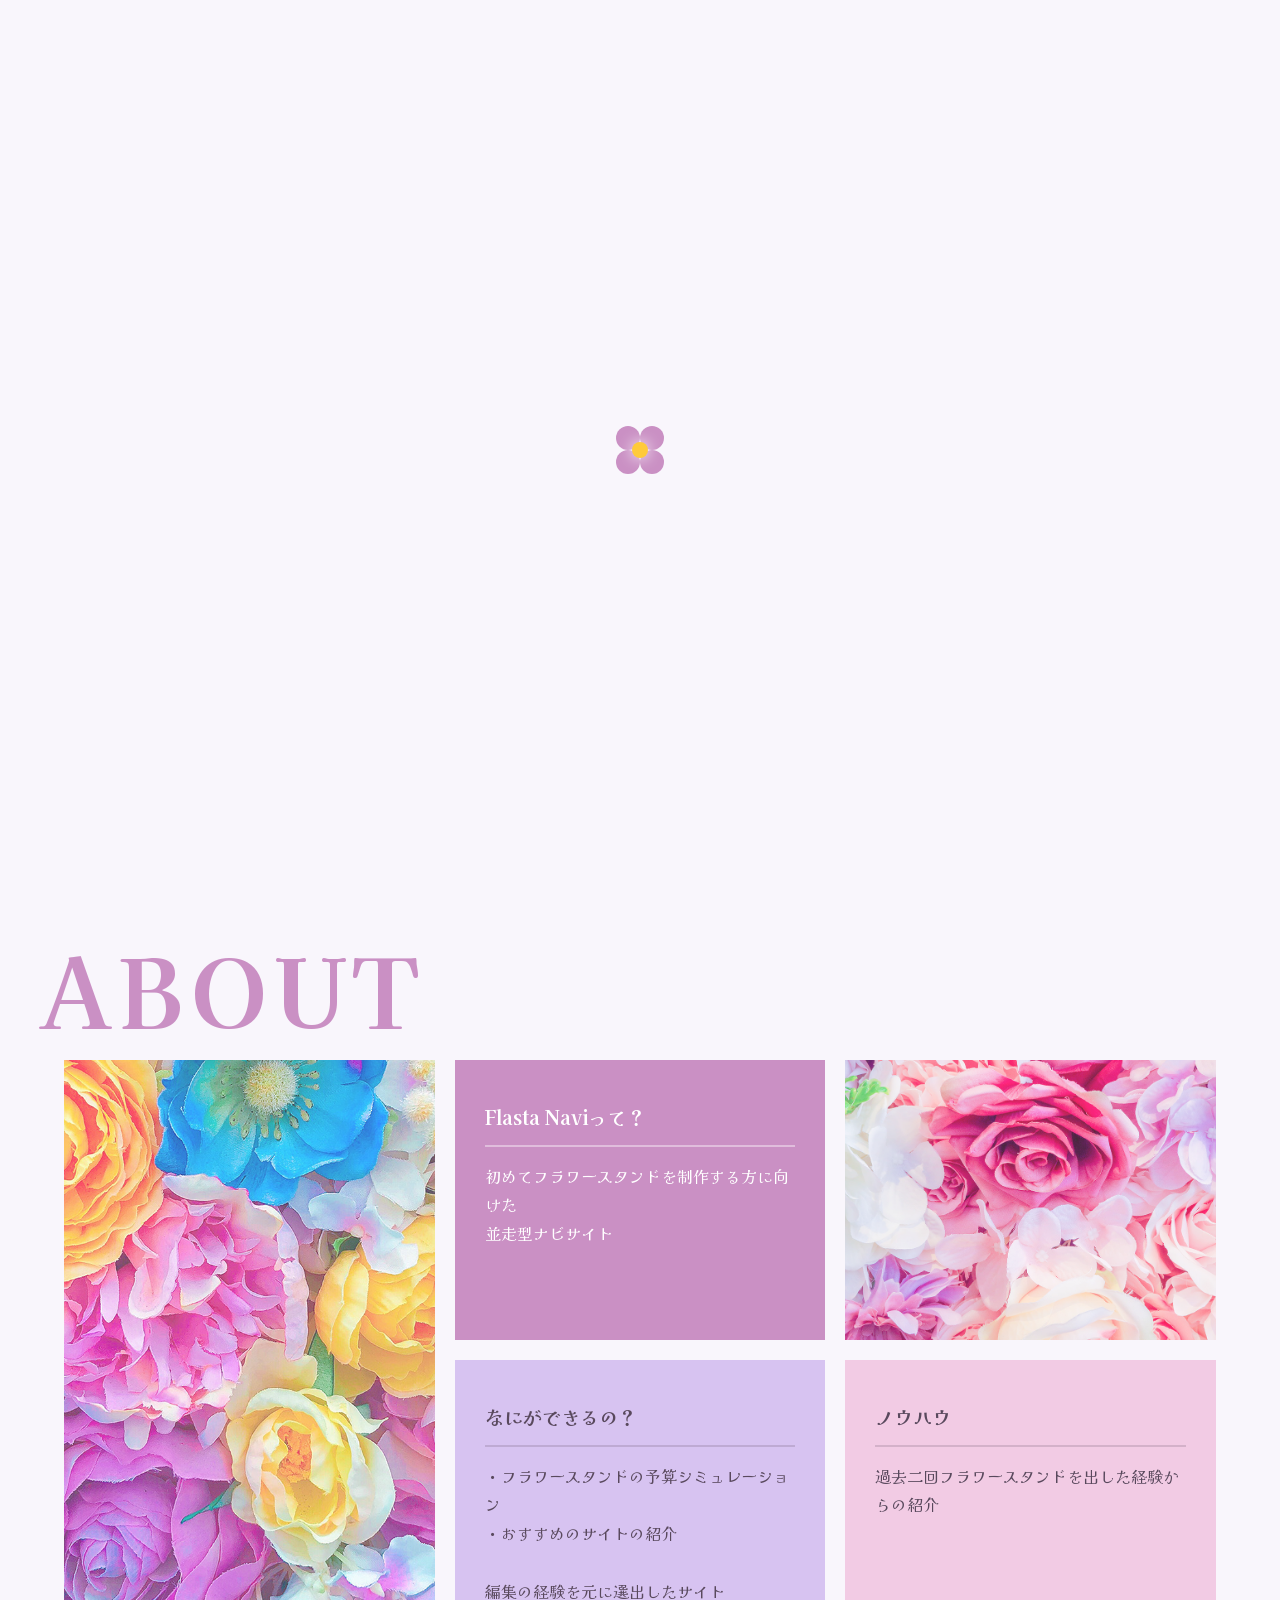
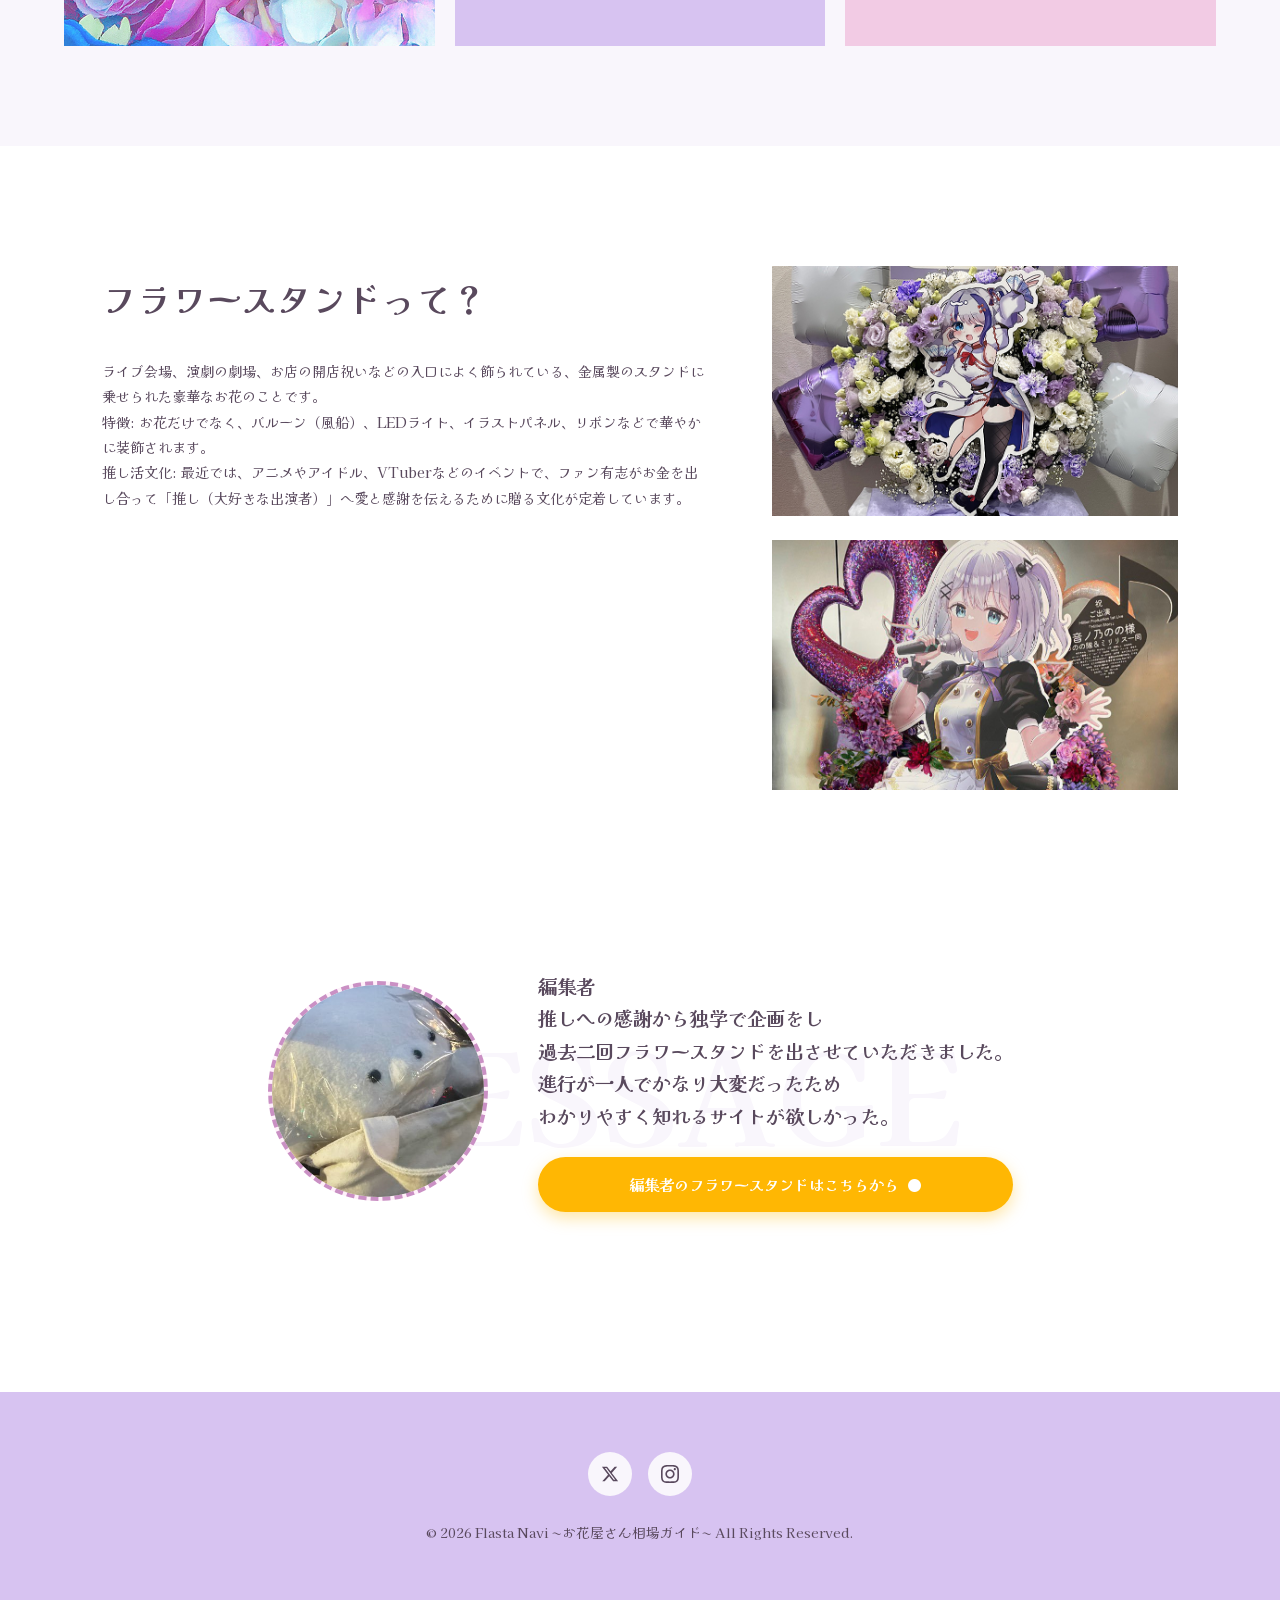
<file: index.html>
<!DOCTYPE html>
<html lang="ja">
<head>
  <meta charset="UTF-8">
  <meta name="viewport" content="width=device-width, initial-scale=1.0">
  <title>Flasta Nani</title>

  <!-- Google Fonts: Kaisei Decol -->
  <link rel="preconnect" href="https://fonts.googleapis.com">
  <link rel="preconnect" href="https://fonts.gstatic.com" crossorigin>
  <link href="https://fonts.googleapis.com/css2?family=Kaisei+Decol:wght@400;500;700&display=swap" rel="stylesheet">

  <link rel="stylesheet" href="css/style.css">
</head>
<body>
<body>
  <!-- ローディング画面 -->
  <div id="loading-screen">
    <span class="flower">Loading...</span>
  </div>

  <!-- ===============================
       1. ヒーローエリア
       =============================== -->
  <section class="hero-section js-scroll-trigger">
    <header class="site-header">
    <nav class="nav-capsule">
      <a href="index.html" class="nav-item  is-active">HOME</a>
      <a href="about.html" class="nav-item">ABOUT</a>
      <a href="simulator.html" class="nav-item">SIMULATOR</a>
      <a href="faq.html" class="nav-item">FAQ</a>
      <a href="reference.html" class="nav-item">REFERENCE</a>
    </nav>
  </header>
    <!-- 中央の巨大な重なりテキスト -->
 <div class="hero-center-content">

  <!-- ▼ 文字の上に画像を置く場合 -->
  <div class="hero-main-img">
    <img src="images/b.jpg" alt="メインビジュアル">
  </div>

  <!-- 中央の巨大な重なりテキスト -->
  <h1 class="hero-huge-text js-scroll-trigger delay-1">
    <span class="text-gold"></span>
  </h1>

</div>
  </section>

  <!-- ===============================
       2. TOPICS セクション
       =============================== -->
  <section id="topics" class="topics-section">
    <h2 class="topics-title js-scroll-trigger">ABOUT</h2>

    <div class="topics-grid">
      <div class="grid-item span-2-rows js-scroll-trigger delay-1">
        <!-- TOPICSの縦長ダミーを画像に変更 -->
        <img src="images/2.png" alt="Flasta Naviのイメージ" class="dummy-img-box" style="height: 100%; min-height: 500px; width: 100%; object-fit: cover;">
      </div>

      <div class="grid-item grid-item--orchid js-scroll-trigger delay-2">
        <h3>Flasta Naviって？</h3>
        <p>初めてフラワースタンドを制作する方に向けた<br>並走型ナビサイト</p>
      </div>

      <div class="grid-item js-scroll-trigger delay-3">
        <!-- TOPICSの正方形？ダミーを画像に変更 -->
        <img src="images/3.png" alt="Flasta Naviのイメージ2" class="dummy-img-box" style="width: 100%; height: 100%; object-fit: cover;">
      </div>

      <div class="grid-item grid-item--lavender js-scroll-trigger delay-1">
        <h3>なにができるの？</h3>
        <p>・フラワースタンドの予算シミュレーション<br>・おすすめのサイトの紹介</p>
        <br>
        <p>編集の経験を元に選出したサイト</p>
      </div>

      <div class="grid-item grid-item--pink js-scroll-trigger delay-2">
        <h3>ノウハウ</h3>
        <p>過去二回フラワースタンドを出した経験からの紹介</p>
      </div>
    </div>
  </section>

  <!-- ===============================
       3. ABOUT / MESSAGE セクション
       =============================== -->
  <section id="about" class="about-section">
    <div class="about-block">
      <div class="about-text js-scroll-trigger">
        <h2>フラワースタンドって？</h2>
        <p>ライブ会場、演劇の劇場、お店の開店祝いなどの入口によく飾られている、金属製のスタンドに乗せられた豪華なお花のことです。<br>
特徴: お花だけでなく、バルーン（風船）、LEDライト、イラストパネル、リボンなどで華やかに装飾されます。<br>
推し活文化: 最近では、アニメやアイドル、VTuberなどのイベントで、ファン有志がお金を出し合って「推し（大好きな出演者）」へ愛と感謝を伝えるために贈る文化が定着しています。</p>
      </div>
      <div class="about-images">
        <!-- ABOUTのダミー画像2つを変更 -->
        <img src="images/4.png"alt="フラワースタンド例1" class="dummy-img-box js-scroll-trigger delay-1" style="min-height: 250px; width: 100%; object-fit: cover;">
        <img src="images/5.png" alt="フラワースタンド例2" class="dummy-img-box js-scroll-trigger delay-2" style="min-height: 250px; margin-left: auto; width: 100%; object-fit: cover;">
      </div>
    </div>

    <div id="message" class="message-block js-scroll-trigger">
      <div class="message-bg-text">MESSAGE</div>

      <!-- メッセージの丸いダミーを画像に変更 -->
      <img src="images/10.jpg" alt="編集者プロフィール" class="message-circle-dummy" style="object-fit: cover;">

      <div class="message-content">
        <h3>編集者<br>
        推しへの感謝から独学で企画をし<br>
        過去二回フラワースタンドを出させていただきました。<br>
        進行が一人でかなり大変だったため<br>
        わかりやすく知れるサイトが欲しかった。</h3>
        <a href="https://www.sakaseru.jp/mina/user/organized-events/266222" class="btn-gold">編集者のフラワースタンドはこちらから<span>●</span></a>
      </div>
    </div>
  </section>

  <!-- ===============================
       4. FOOTER セクション
       =============================== -->
    <footer class="site-footer js-scroll-trigger">
      <div class="social-icons">
        <a href="#" class="social-icon" aria-label="X (Twitter)">
          <svg width="18" height="18" viewBox="0 0 24 24" fill="#59495D"><path d="M18.244 2.25h3.308l-7.227 8.26 8.502 11.24H16.17l-5.214-6.817L4.99 21.75H1.68l7.73-8.835L1.254 2.25H8.08l4.713 6.231zm-1.161 17.52h1.833L7.084 4.126H5.117z"/></svg>
        </a>
        <a href="#" class="social-icon" aria-label="Instagram">
          <svg width="18" height="18" viewBox="0 0 24 24" fill="#59495D"><path d="M12 2.163c3.204 0 3.584.012 4.85.07 3.252.148 4.771 1.691 4.919 4.919.058 1.265.069 1.645.069 4.849 0 3.205-.012 3.584-.069 4.849-.149 3.225-1.664 4.771-4.919 4.919-1.266.058-1.644.07-4.85.07-3.204 0-3.584-.012-4.849-.07-3.26-.149-4.771-1.699-4.919-4.92-.058-1.265-.07-1.644-.07-4.849 0-3.204.013-3.583.07-4.849.149-3.227 1.664-4.771 4.919-4.919 1.266-.057 1.645-.069 4.849-.069zm0-2.163c-3.259 0-3.667.014-4.947.072-4.358.2-6.78 2.618-6.98 6.98-.059 1.281-.073 1.689-.073 4.948 0 3.259.014 3.668.072 4.948.2 4.358 2.618 6.78 6.98 6.98 1.281.058 1.689.072 4.948.072 3.259 0 3.668-.014 4.948-.072 4.354-.2 6.782-2.618 6.979-6.98.059-1.28.073-1.689.073-4.948 0-3.259-.014-3.667-.072-4.947-.196-4.354-2.617-6.78-6.979-6.98-1.281-.059-1.69-.073-4.949-.073zm0 5.838c-3.403 0-6.162 2.759-6.162 6.162s2.759 6.163 6.162 6.163 6.162-2.759 6.162-6.163c0-3.403-2.759-6.162-6.162-6.162zm0 10.162c-2.209 0-4-1.79-4-4 0-2.209 1.791-4 4-4s4 1.791 4 4c0 2.21-1.791 4-4 4zm6.406-11.845c-.796 0-1.441.645-1.441 1.44s.645 1.44 1.441 1.44c.795 0 1.439-.645 1.439-1.44s-.644-1.44-1.439-1.44z"/></svg>
        </a>
      </div>
      <p class="copyright">&copy; 2026 Flasta Navi 〜お花屋さん相場ガイド〜 All Rights Reserved.</p>
    </footer>


  <script src="js/script.js"></script>
</body>
</html>
</file>
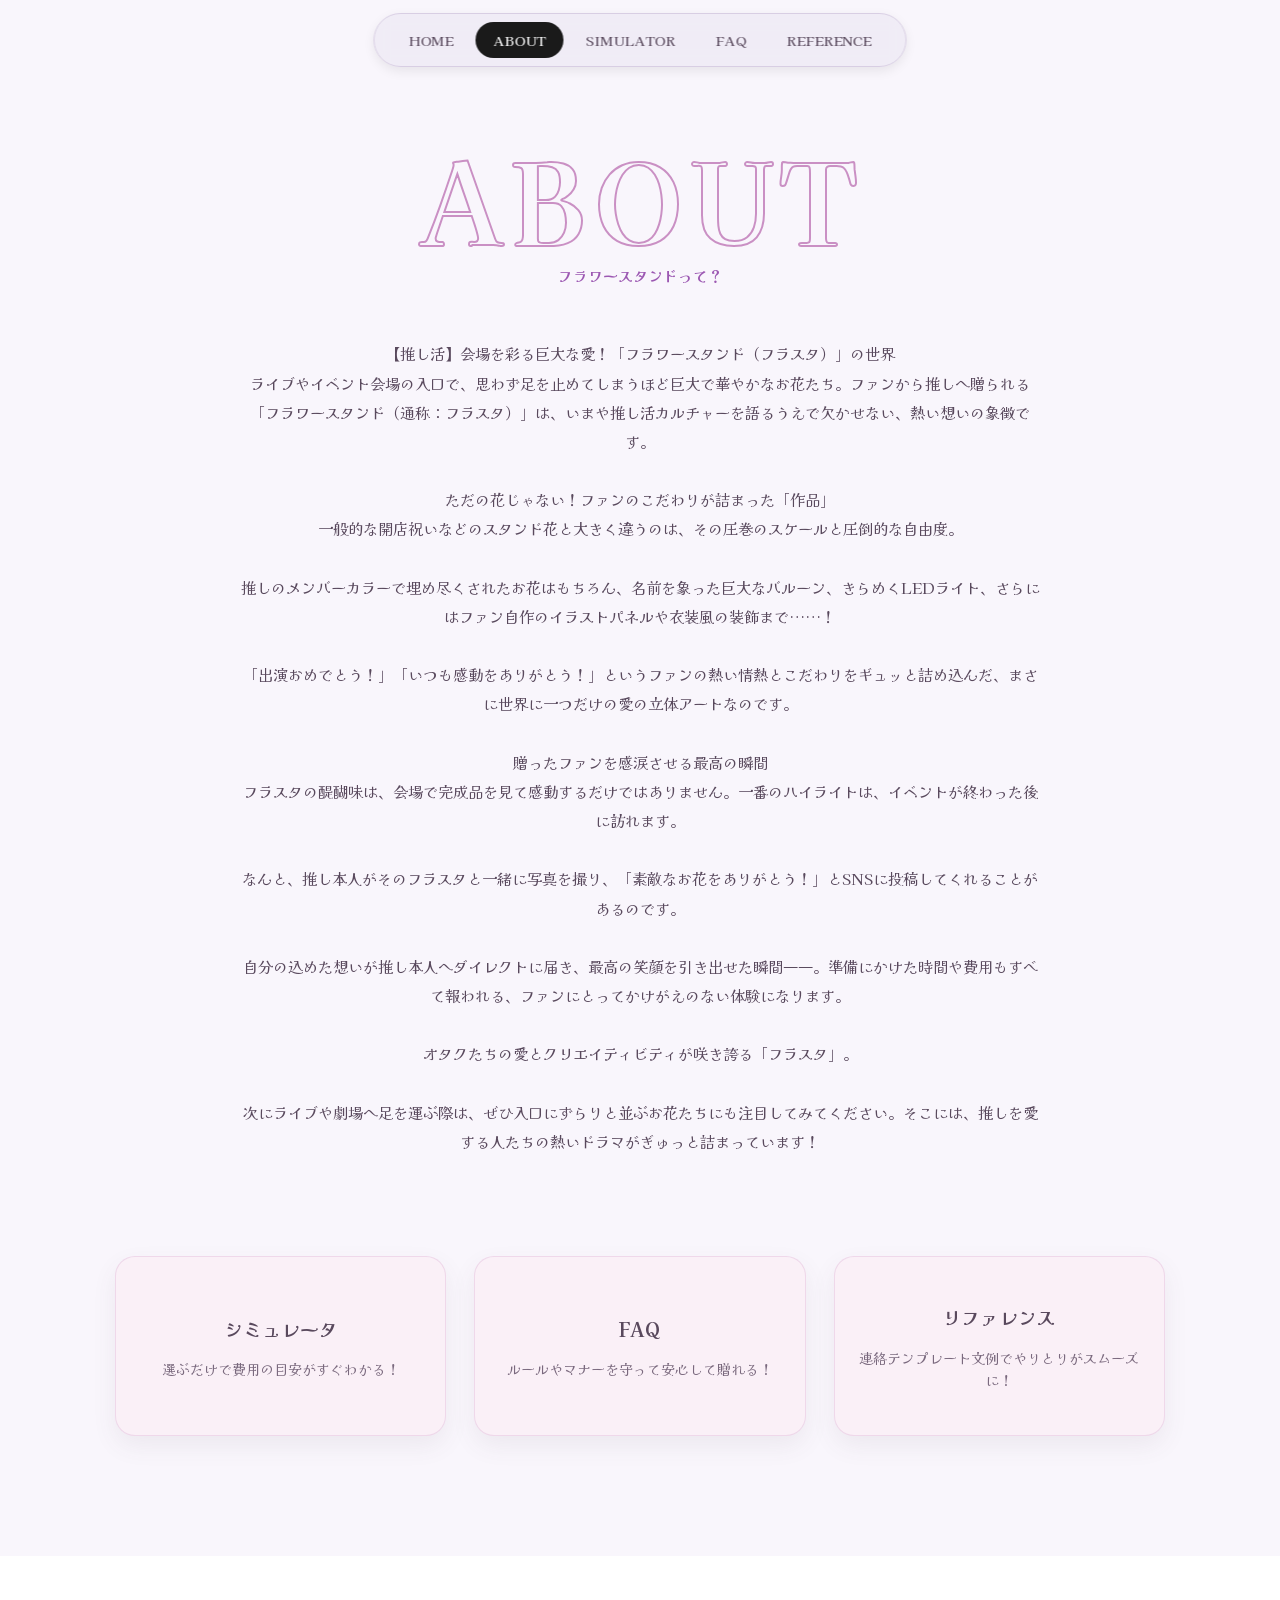
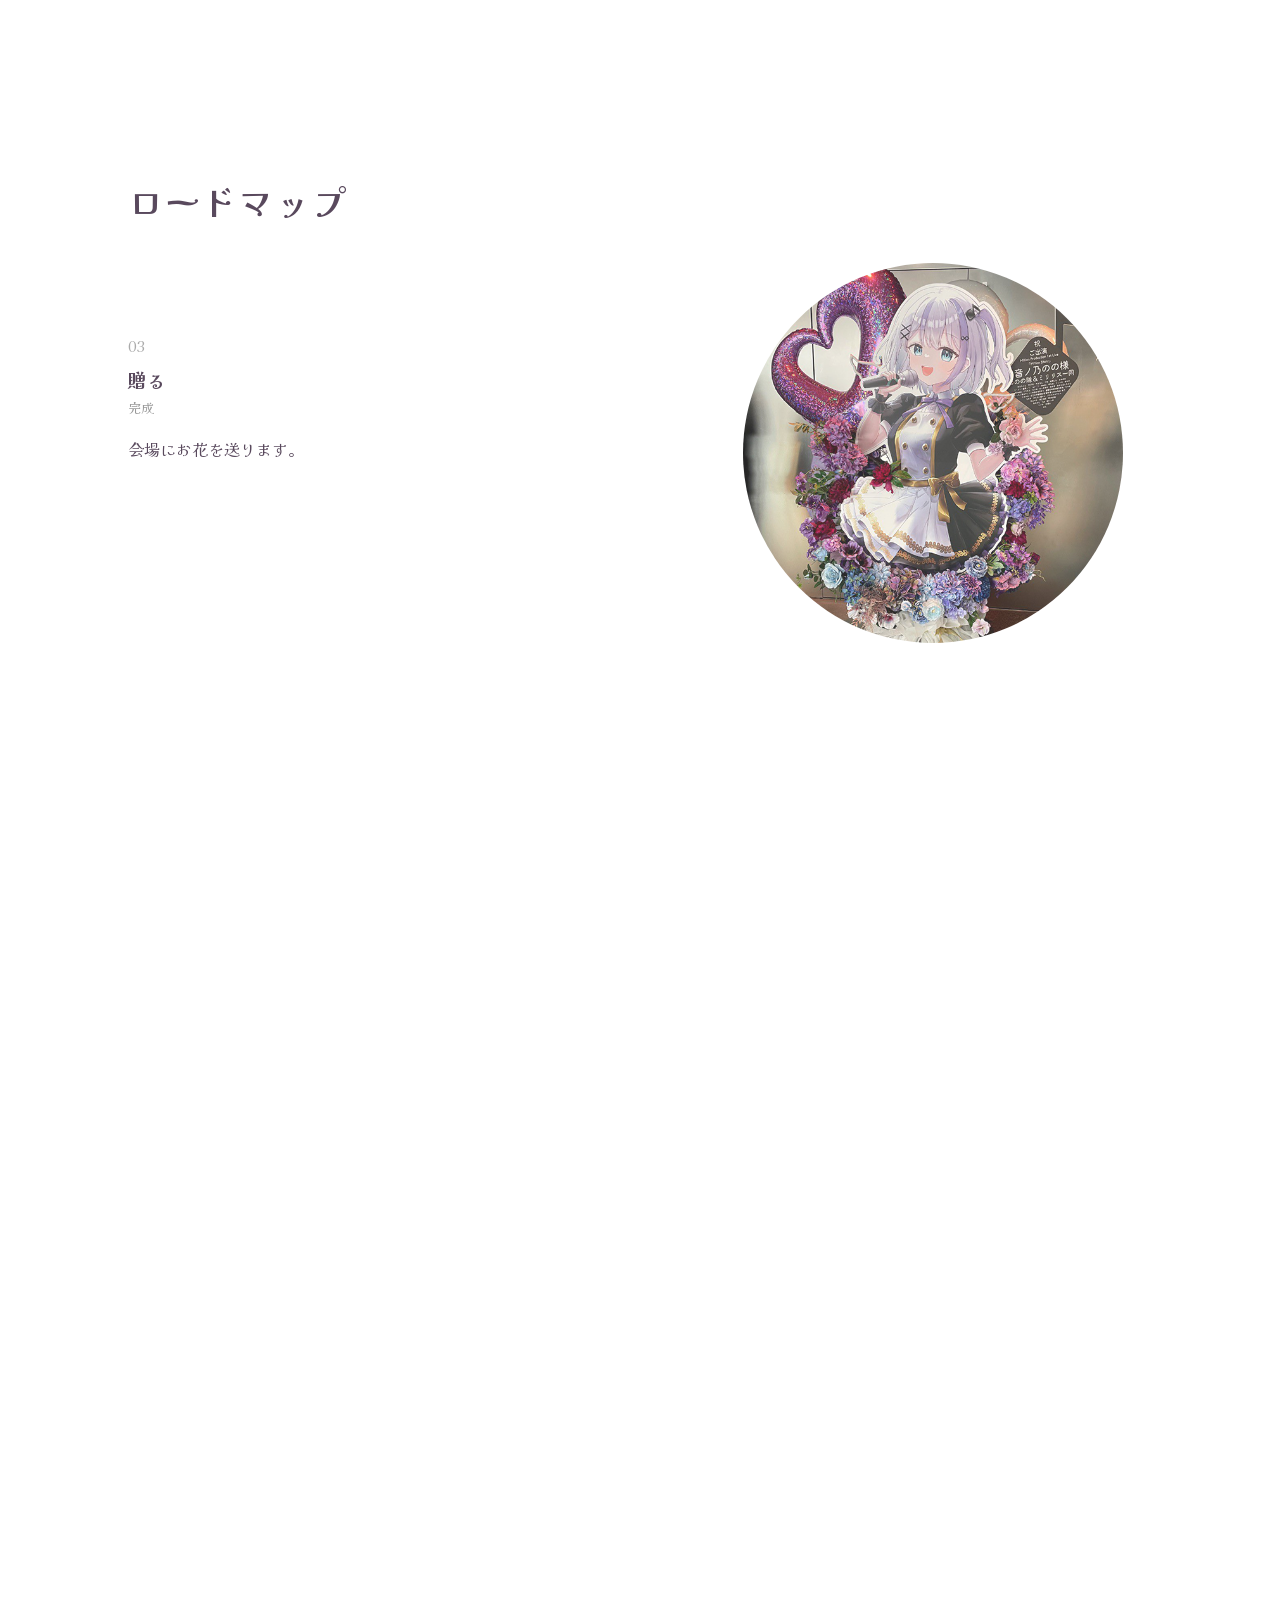
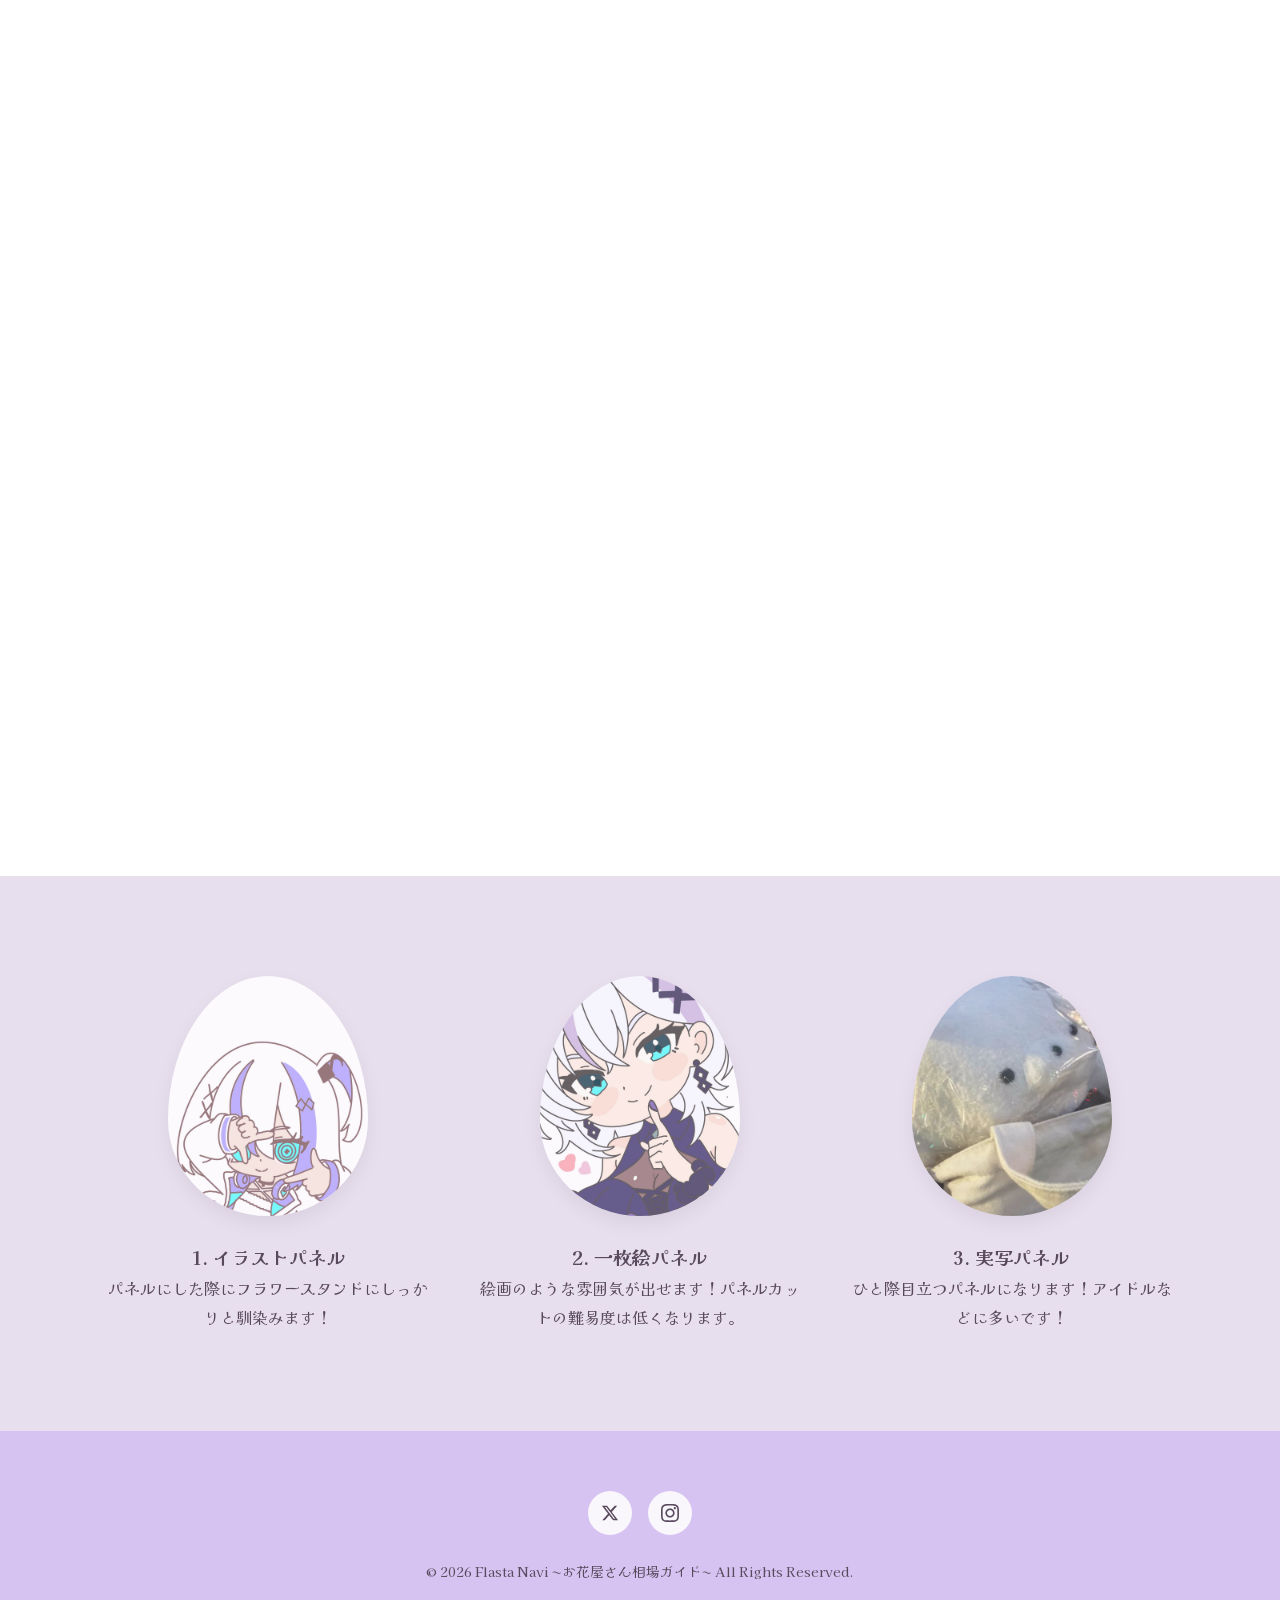
<file: about.html>
<!doctype html>
<html lang="ja">
  <head>
    <meta charset="UTF-8" />
    <meta name="viewport" content="width=device-width, initial-scale=1.0" />
    <title>ABOUT | ポートフォリオ</title>

    <link rel="preconnect" href="https://fonts.googleapis.com" />
    <link rel="preconnect" href="https://fonts.gstatic.com" crossorigin />
    <link href="https://fonts.googleapis.com/css2?family=Kaisei+Decol:wght@400;500;700&display=swap" rel="stylesheet" />

    <link rel="stylesheet" href="css/style.css" />
  </head>
  <body class="about-page">
    <header class="about-header js-scroll-trigger">
      <nav class="nav-capsule">
        <a href="index.html" class="nav-item">HOME</a>
        <a href="about.html" class="nav-item is-active">ABOUT</a>
        <a href="simulator.html" class="nav-item">SIMULATOR</a>
        <a href="faq.html" class="nav-item">FAQ</a>
        <a href="reference.html" class="nav-item">REFERENCE</a>
      </nav>
    </header>

    <section class="about-hero">
      <h1 class="about-hero-title js-scroll-trigger">ABOUT</h1>
      <p class="about-hero-sub js-scroll-trigger delay-1">フラワースタンドって？</p>

      <div class="about-lead-text js-scroll-trigger delay-2">
        <p>
          【推し活】会場を彩る巨大な愛！「フラワースタンド（フラスタ）」の世界
          <br />
          ライブやイベント会場の入口で、思わず足を止めてしまうほど巨大で華やかなお花たち。ファンから推しへ贈られる「フラワースタンド（通称：フラスタ）」は、いまや推し活カルチャーを語るうえで欠かせない、熱い想いの象徴です。
          <br />
          <br />
          ただの花じゃない！ファンのこだわりが詰まった「作品」
          <br />
          一般的な開店祝いなどのスタンド花と大きく違うのは、その圧巻のスケールと圧倒的な自由度。
          <br />
          <br />
          推しのメンバーカラーで埋め尽くされたお花はもちろん、名前を象った巨大なバルーン、きらめくLEDライト、さらにはファン自作のイラストパネルや衣装風の装飾まで……！
          <br />
          <br />
          「出演おめでとう！」「いつも感動をありがとう！」というファンの熱い情熱とこだわりをギュッと詰め込んだ、まさに世界に一つだけの愛の立体アートなのです。
          <br />
          <br />
          贈ったファンを感涙させる最高の瞬間
          <br />
          フラスタの醍醐味は、会場で完成品を見て感動するだけではありません。一番のハイライトは、イベントが終わった後に訪れます。
          <br />
          <br />
          なんと、推し本人がそのフラスタと一緒に写真を撮り、「素敵なお花をありがとう！」とSNSに投稿してくれることがあるのです。
          <br />
          <br />
          自分の込めた想いが推し本人へダイレクトに届き、最高の笑顔を引き出せた瞬間――。準備にかけた時間や費用もすべて報われる、ファンにとってかけがえのない体験になります。
          <br />
          <br />
          オタクたちの愛とクリエイティビティが咲き誇る「フラスタ」。
          <br />
          <br />
          次にライブや劇場へ足を運ぶ際は、ぜひ入口にずらりと並ぶお花たちにも注目してみてください。そこには、推しを愛する人たちの熱いドラマがぎゅっと詰まっています！
        </p>
      </div>

      <!-- 3つのカードボタン領域 -->
      <div class="about-card-grid">
        <a href="simulator.html" class="about-card js-scroll-trigger delay-1">
          <h3>シミュレータ</h3>
          <p>選ぶだけで費用の目安がすぐわかる！</p>
        </a>

        <a href="faq.html" class="about-card js-scroll-trigger delay-2">
          <h3>FAQ</h3>
          <p>ルールやマナーを守って安心して贈れる！</p>
        </a>

        <a href="reference.html" class="about-card js-scroll-trigger delay-3">
          <h3>リファレンス</h3>
          <p>連絡テンプレート文例でやりとりがスムーズに！</p>
        </a>
      </div>
    </section>

    <!-- ===============================
       SERVICE セクション
       =============================== -->
    <section class="sticky-service-section" id="stickyService">
      <div class="sticky-service-inner">
        <div class="sticky-service-sticky">
          <h2 class="section-title js-scroll-trigger">ロードマップ</h2>

          <div class="sticky-service-content">
            <div class="sticky-text-col">
              <div class="service-text-item is-active" data-index="0">
                <span class="service-num">01</span>
                <h3>企画</h3>
                <p class="service-sub-ja">ラフ</p>
                <p class="service-desc">どんなデザインにしたいかお花屋さんと相談しながら制作します。</p>
              </div>
              <div class="service-text-item" data-index="1">
                <span class="service-num">02</span>
                <h3>制作</h3>
                <p class="service-sub-ja">装飾品</p>
                <p class="service-desc">パネルやバルーンなど必要なものを用意します。</p>
              </div>
              <div class="service-text-item" data-index="2">
                <span class="service-num">03</span>
                <h3>贈る</h3>
                <p class="service-sub-ja">完成</p>
                <p class="service-desc">会場にお花を送ります。</p>
              </div>
            </div>

            <!-- SERVICEの丸フレーム内のダミーを画像に変更 -->
            <div class="sticky-img-col">
              <div class="service-img-item is-active" data-index="0">
                <div class="service-circle-frame">
                  <img
                    src="images/9.png"
                    alt="システムインテグレーション"
                    class="dummy-img-box"
                    style="width: 100%; height: 100%; object-fit: cover"
                  />
                </div>
              </div>
              <div class="service-img-item" data-index="1">
                <div class="service-circle-frame">
                  <img
                    src="images/10.png"
                    alt="エンジニアリングサービス"
                    class="dummy-img-box"
                    style="width: 100%; height: 100%; object-fit: cover"
                  />
                </div>
              </div>
              <div class="service-img-item" data-index="2">
                <div class="service-circle-frame">
                  <img
                    src="images/11.png"
                    alt="ソフトウェアマネージドサービス"
                    class="dummy-img-box"
                    style="width: 100%; height: 100%; object-fit: cover"
                  />
                </div>
              </div>
            </div>
          </div>
        </div>
      </div>
    </section>

    <!-- ===============================
       TEARDROP セクション
       =============================== -->
    <section class="teardrop-section">
      <div class="teardrop-grid">
        <div class="teardrop-item js-scroll-trigger delay-1">
          <div class="teardrop-img-box">
            <!-- 雫型のダミーを画像に変更 -->
            <img
              src="images/6.png"
              alt="ダミー見出し1"
              class="dummy-img-box"
              style="width: 100%; height: 100%; object-fit: cover"
            />
          </div>
          <h3>1. イラストパネル</h3>
          <p>パネルにした際にフラワースタンドにしっかりと馴染みます！</p>
        </div>

        <div class="teardrop-item js-scroll-trigger delay-2">
          <div class="teardrop-img-box">
            <!-- 雫型のダミーを画像に変更 -->
            <img
              src="images/7.png"
              alt="ダミー見出し2"
              class="dummy-img-box"
              style="width: 100%; height: 100%; object-fit: cover"
            />
          </div>
          <h3>2. 一枚絵パネル</h3>
          <p>絵画のような雰囲気が出せます！パネルカットの難易度は低くなります。</p>
        </div>

        <div class="teardrop-item js-scroll-trigger delay-3">
          <div class="teardrop-img-box">
            <!-- 雫型のダミーを画像に変更 -->
            <img
              src="images/8.png"
              alt="ダミー見出し3"
              class="dummy-img-box"
              style="width: 100%; height: 100%; object-fit: cover"
            />
          </div>
          <h3>3. 実写パネル</h3>
          <p>ひと際目立つパネルになります！アイドルなどに多いです！</p>
        </div>
      </div>
    </section>

    <!-- ===============================
       FOOTER セクション
       =============================== -->
    <footer class="site-footer js-scroll-trigger">
      <div class="social-icons">
        <a href="#" class="social-icon" aria-label="X (Twitter)">
          <svg width="18" height="18" viewBox="0 0 24 24" fill="#59495D">
            <path
              d="M18.244 2.25h3.308l-7.227 8.26 8.502 11.24H16.17l-5.214-6.817L4.99 21.75H1.68l7.73-8.835L1.254 2.25H8.08l4.713 6.231zm-1.161 17.52h1.833L7.084 4.126H5.117z"
            />
          </svg>
        </a>
        <a href="#" class="social-icon" aria-label="Instagram">
          <svg width="18" height="18" viewBox="0 0 24 24" fill="#59495D">
            <path
              d="M12 2.163c3.204 0 3.584.012 4.85.07 3.252.148 4.771 1.691 4.919 4.919.058 1.265.069 1.645.069 4.849 0 3.205-.012 3.584-.069 4.849-.149 3.225-1.664 4.771-4.919 4.919-1.266.058-1.644.07-4.85.07-3.204 0-3.584-.012-4.849-.07-3.26-.149-4.771-1.699-4.919-4.92-.058-1.265-.07-1.644-.07-4.849 0-3.204.013-3.583.07-4.849.149-3.227 1.664-4.771 4.919-4.919 1.266-.057 1.645-.069 4.849-.069zm0-2.163c-3.259 0-3.667.014-4.947.072-4.358.2-6.78 2.618-6.98 6.98-.059 1.281-.073 1.689-.073 4.948 0 3.259.014 3.668.072 4.948.2 4.358 2.618 6.78 6.98 6.98 1.281.058 1.689.072 4.948.072 3.259 0 3.668-.014 4.948-.072 4.354-.2 6.782-2.618 6.979-6.98.059-1.28.073-1.689.073-4.948 0-3.259-.014-3.667-.072-4.947-.196-4.354-2.617-6.78-6.979-6.98-1.281-.059-1.69-.073-4.949-.073zm0 5.838c-3.403 0-6.162 2.759-6.162 6.162s2.759 6.163 6.162 6.163 6.162-2.759 6.162-6.163c0-3.403-2.759-6.162-6.162-6.162zm0 10.162c-2.209 0-4-1.79-4-4 0-2.209 1.791-4 4-4s4 1.791 4 4c0 2.21-1.791 4-4 4zm6.406-11.845c-.796 0-1.441.645-1.441 1.44s.645 1.44 1.441 1.44c.795 0 1.439-.645 1.439-1.44s-.644-1.44-1.439-1.44z"
            />
          </svg>
        </a>
      </div>
      <p class="copyright">&copy; 2026 Flasta Navi 〜お花屋さん相場ガイド〜 All Rights Reserved.</p>
    </footer>

    <script src="js/script.js"></script>
  </body>
</html>
</file>
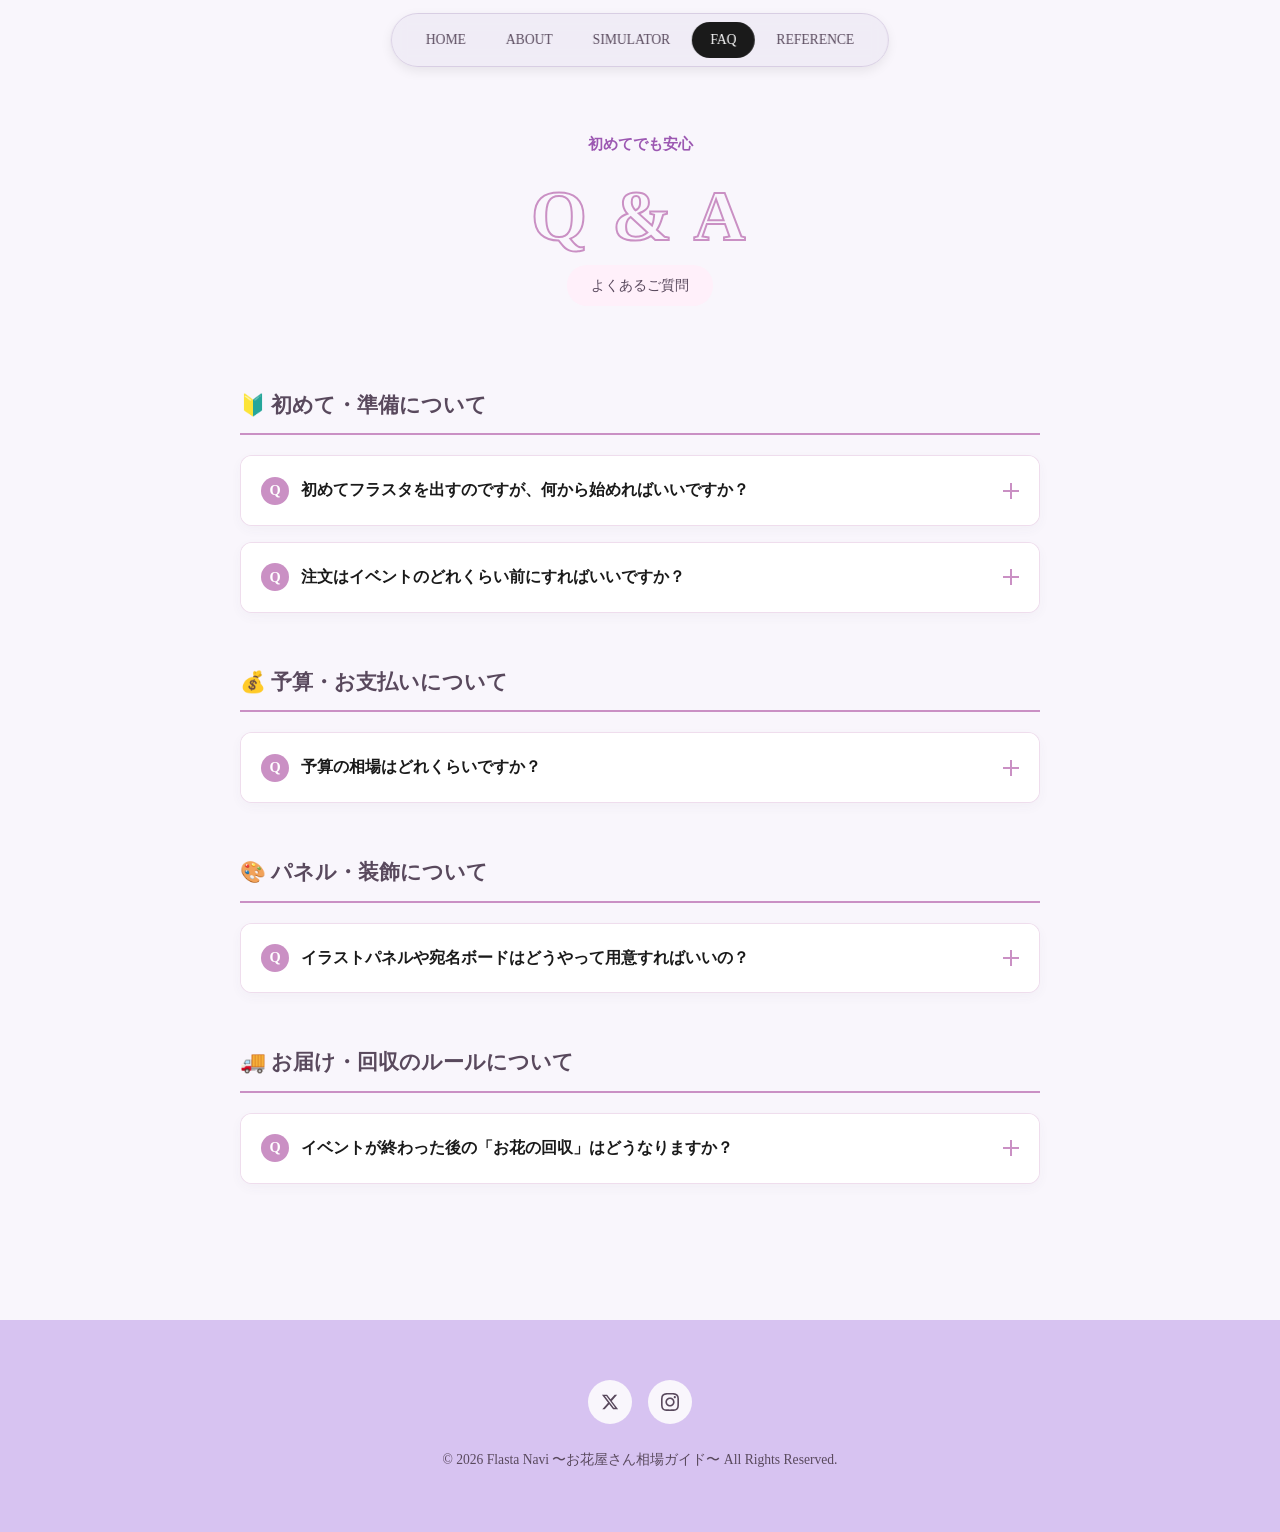
<file: faq.html>
<!DOCTYPE html>
<html lang="ja">
<head>
  <meta charset="UTF-8">
  <meta name="viewport" content="width=device-width, initial-scale=1.0">
  <title>FAQ（よくある質問） | 推しフラスタ</title>
  <link rel="stylesheet" href="css/style.css">
</head>
<body>

  <!-- ==============================================
       【共通パーツ】ヘッダー (全ページ使い回し)
       ============================================== -->
  <header class="site-header">
    <nav class="nav-capsule">
      <a href="index.html" class="nav-item">HOME</a>
      <a href="about.html" class="nav-item">ABOUT</a>
      <a href="simulator.html" class="nav-item">SIMULATOR</a>
      <a href="faq.html" class="nav-item is-active">FAQ</a>
      <a href="reference.html" class="nav-item">REFERENCE</a>
    </nav>
  </header>

  <!-- ==============================================
       メインコンテンツ (FAQ)
       ============================================== -->
  <main class="faq-page">
    
    <!-- ヒーローエリア -->
    <section class="page-hero js-scroll-trigger">
      <p class="page-hero-sub">初めてでも安心</p>
      <h1 class="page-hero-title">Q & A</h1>
      <span class="page-hero-lead">よくあるご質問</span>
    </section>

    <!-- FAQコンテンツ -->
    <section class="faq-section">
      <div class="faq-container">
        
        <!-- カテゴリ1: 初めての方へ -->
        <h2 class="faq-category-title js-scroll-trigger">🔰 初めて・準備について</h2>
        
        <details class="faq-item js-scroll-trigger" name="faq-group">
          <summary class="faq-q">
            <span class="faq-icon-q">Q</span>
            初めてフラスタを出すのですが、何から始めればいいですか？
            <span class="faq-toggle-icon"></span>
          </summary>
          <div class="faq-a">
            <p>
              まずは、<strong>イベントの公式サイトで「フラスタ（スタンド花）の受け入れが可能か」と「規定サイズ・納品日時」を確認</strong>しましょう！<br>
              運営側の許可がないとお届けすることができません。受け入れOKであることが確認できたら、お早めに当店（お花屋さん）へご相談ください。
            </p>
          </div>
        </details>

        <details class="faq-item js-scroll-trigger" name="faq-group">
          <summary class="faq-q">
            <span class="faq-icon-q">Q</span>
            注文はイベントのどれくらい前にすればいいですか？
            <span class="faq-toggle-icon"></span>
          </summary>
          <div class="faq-a">
            <p>
              デザインにこだわる場合や、イラストパネル等を装飾したい場合は、<strong>遅くとも「お届け日の1ヶ月前〜3週間前」まで</strong>のご注文をおすすめしています。<br>
              推しの担当カラーなど、特別なお花の仕入れが必要な場合は準備にお時間がかかるため、お早めにご連絡いただけると安心です。
            </p>
          </div>
        </details>

        <!-- カテゴリ2: 予算について -->
        <h2 class="faq-category-title js-scroll-trigger">💰 予算・お支払いについて</h2>

        <details class="faq-item js-scroll-trigger" name="faq-group">
          <summary class="faq-q">
            <span class="faq-icon-q">Q</span>
            予算の相場はどれくらいですか？
            <span class="faq-toggle-icon"></span>
          </summary>
          <div class="faq-a">
            <p>
              デザインやボリュームによって異なりますが、一般的な相場は以下の通りです。
            </p>
            <ul>
              <li><strong>一般的な1段スタンド：</strong> 20,000円〜30,000円</li>
              <li><strong>2段スタンド・バルーン装飾あり：</strong> 30,000円〜50,000円</li>
              <li><strong>特注デザイン・大型フラスタ：</strong> 50,000円〜</li>
            </ul>
            <p>一人で出すのが不安な場合は、SNS等で参加者を募る「フラスタ企画」を利用する方も多いですよ！</p>
          </div>
        </details>

        <!-- カテゴリ3: パネル・デザインについて -->
        <h2 class="faq-category-title js-scroll-trigger">🎨 パネル・装飾について</h2>

        <details class="faq-item js-scroll-trigger" name="faq-group">
          <summary class="faq-q">
            <span class="faq-icon-q">Q</span>
            イラストパネルや宛名ボードはどうやって用意すればいいの？
            <span class="faq-toggle-icon"></span>
          </summary>
          <div class="faq-a">
            <p>
              ご自身で描いたイラストや、絵師さんに依頼したデータを<strong>印刷会社でパネル化（スチレンボード等）し、お届け日の1週間前までに当店へ郵送</strong>していただくのが一般的です。<br>
              ※当店でデータの印刷代行を行うオプションもございますので、お気軽にご相談ください。
            </p>
          </div>
        </details>

        <!-- カテゴリ4: ルール・お届けについて -->
        <h2 class="faq-category-title js-scroll-trigger">🚚 お届け・回収のルールについて</h2>

        <details class="faq-item js-scroll-trigger" name="faq-group">
          <summary class="faq-q">
            <span class="faq-icon-q">Q</span>
            イベントが終わった後の「お花の回収」はどうなりますか？
            <span class="faq-toggle-icon"></span>
          </summary>
          <div class="faq-a">
            <p>
              多くのライブ会場では、ゴミを出さないために<strong>「納品したお花屋さんがスタンドを回収すること」が義務付けられています。</strong><br>
              当店は、指定された日時での搬入から、イベント終了後の撤収（回収）まで責任を持って一貫して行いますのでご安心ください！
            </p>
          </div>
        </details>

      </div>
    </section>
  </main>

    <footer class="site-footer js-scroll-trigger">
      <div class="social-icons">
        <a href="#" class="social-icon" aria-label="X (Twitter)">
          <svg width="18" height="18" viewBox="0 0 24 24" fill="#59495D"><path d="M18.244 2.25h3.308l-7.227 8.26 8.502 11.24H16.17l-5.214-6.817L4.99 21.75H1.68l7.73-8.835L1.254 2.25H8.08l4.713 6.231zm-1.161 17.52h1.833L7.084 4.126H5.117z"/></svg>
        </a>
        <a href="#" class="social-icon" aria-label="Instagram">
          <svg width="18" height="18" viewBox="0 0 24 24" fill="#59495D"><path d="M12 2.163c3.204 0 3.584.012 4.85.07 3.252.148 4.771 1.691 4.919 4.919.058 1.265.069 1.645.069 4.849 0 3.205-.012 3.584-.069 4.849-.149 3.225-1.664 4.771-4.919 4.919-1.266.058-1.644.07-4.85.07-3.204 0-3.584-.012-4.849-.07-3.26-.149-4.771-1.699-4.919-4.92-.058-1.265-.07-1.644-.07-4.849 0-3.204.013-3.583.07-4.849.149-3.227 1.664-4.771 4.919-4.919 1.266-.057 1.645-.069 4.849-.069zm0-2.163c-3.259 0-3.667.014-4.947.072-4.358.2-6.78 2.618-6.98 6.98-.059 1.281-.073 1.689-.073 4.948 0 3.259.014 3.668.072 4.948.2 4.358 2.618 6.78 6.98 6.98 1.281.058 1.689.072 4.948.072 3.259 0 3.668-.014 4.948-.072 4.354-.2 6.782-2.618 6.979-6.98.059-1.28.073-1.689.073-4.948 0-3.259-.014-3.667-.072-4.947-.196-4.354-2.617-6.78-6.979-6.98-1.281-.059-1.69-.073-4.949-.073zm0 5.838c-3.403 0-6.162 2.759-6.162 6.162s2.759 6.163 6.162 6.163 6.162-2.759 6.162-6.163c0-3.403-2.759-6.162-6.162-6.162zm0 10.162c-2.209 0-4-1.79-4-4 0-2.209 1.791-4 4-4s4 1.791 4 4c0 2.21-1.791 4-4 4zm6.406-11.845c-.796 0-1.441.645-1.441 1.44s.645 1.44 1.441 1.44c.795 0 1.439-.645 1.439-1.44s-.644-1.44-1.439-1.44z"/></svg>
        </a>
      </div>
      <p class="copyright">&copy; 2026 Flasta Navi 〜お花屋さん相場ガイド〜 All Rights Reserved.</p>
    </footer>

  </footer>

  <!-- 共通のふわっとアニメーションJSを読み込み -->
  <script src="js/script.js"></script>
</body>
</html>
</file>
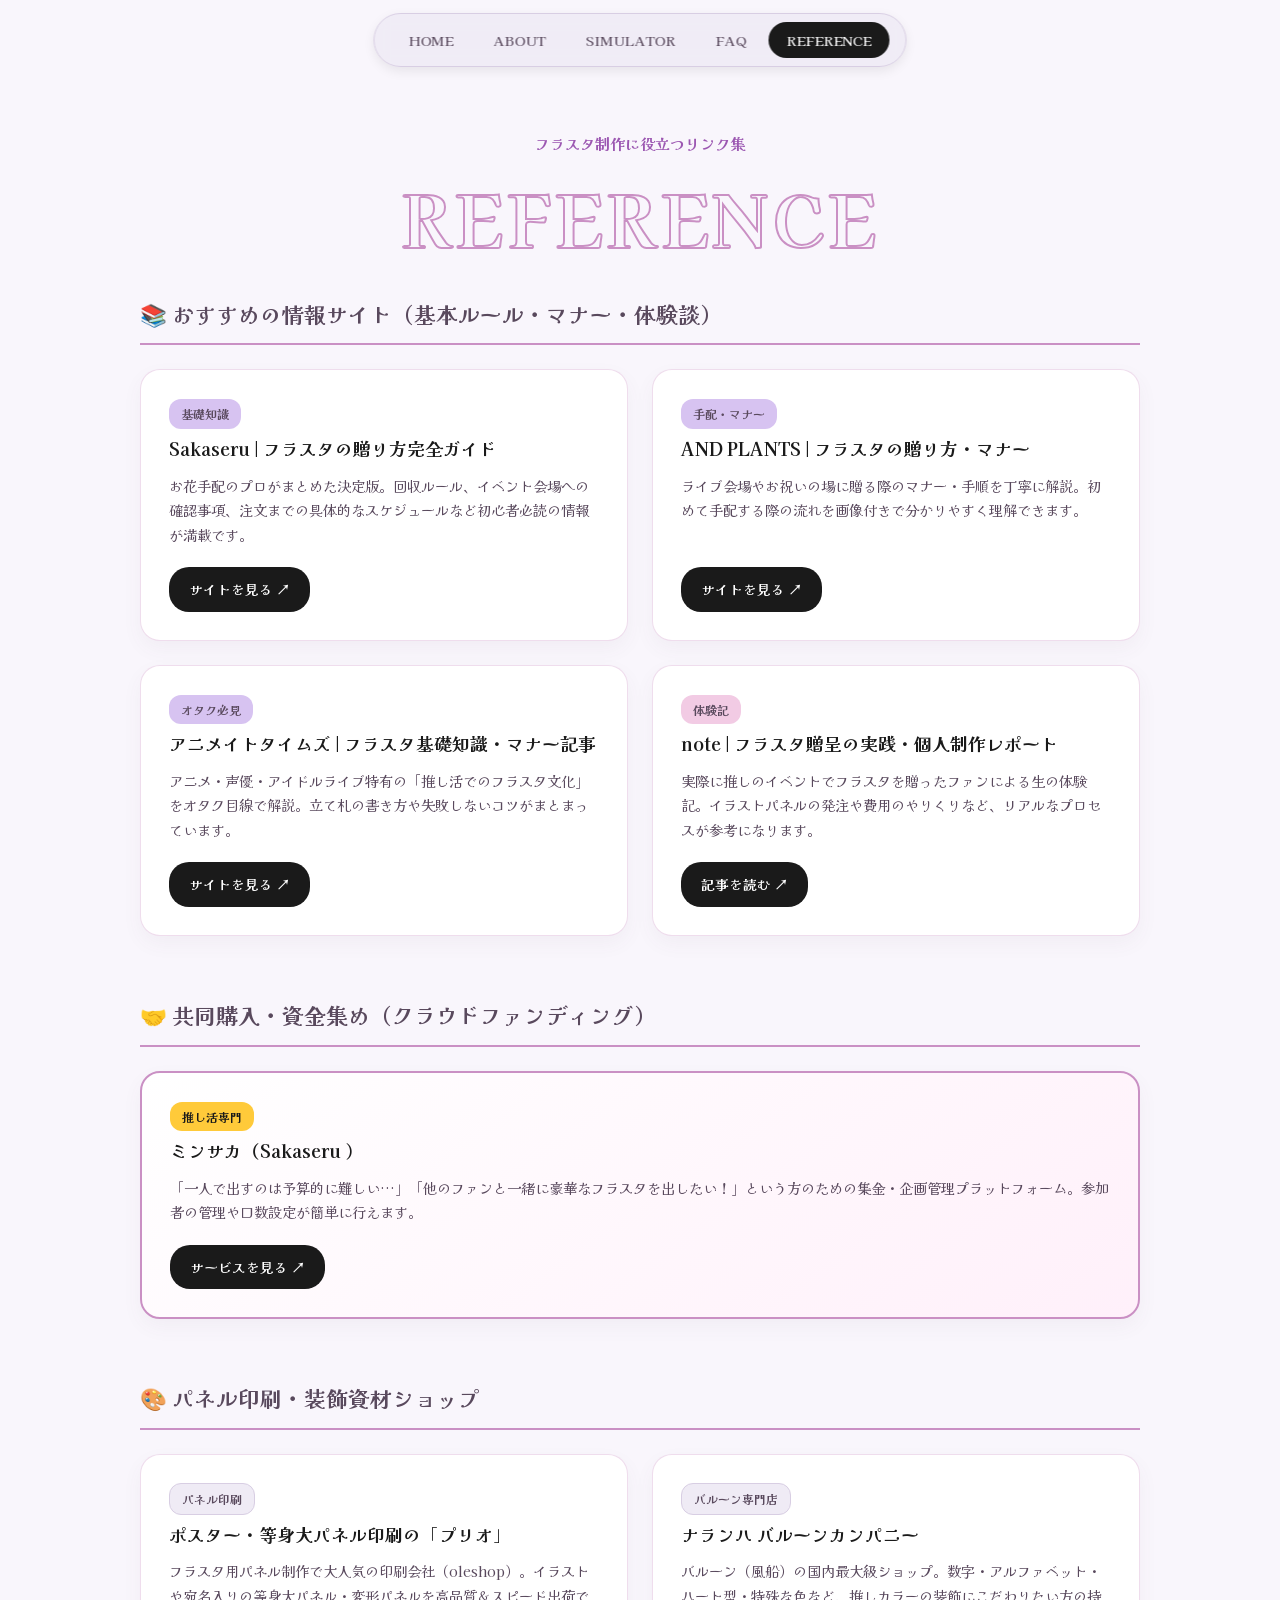
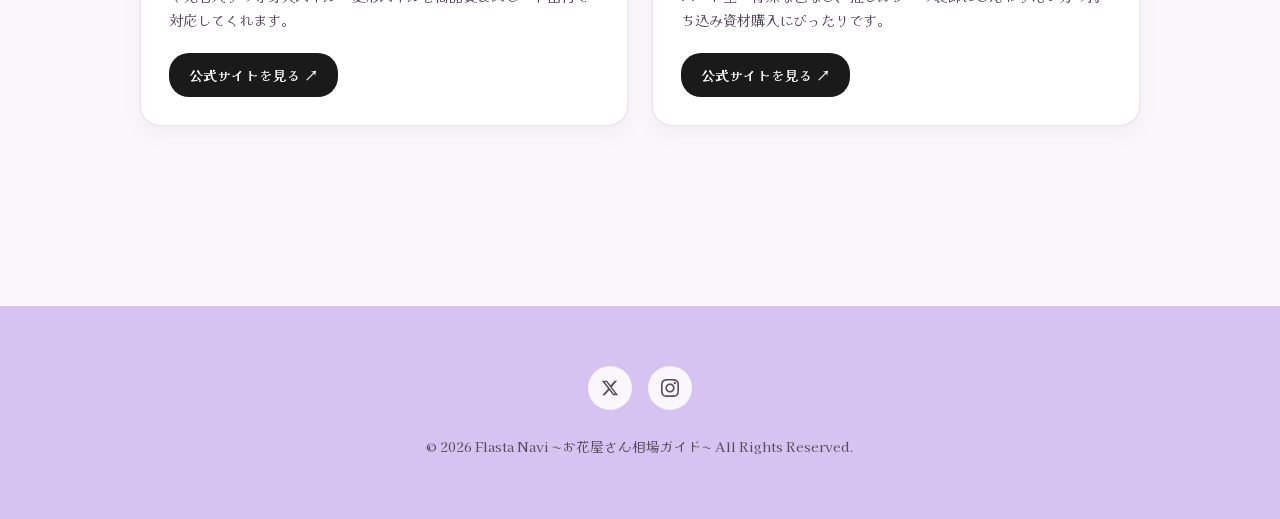
<file: reference.html>
<!DOCTYPE html>
<html lang="ja">
<head>
  <meta charset="UTF-8">
  <meta name="viewport" content="width=device-width, initial-scale=1.0">
  <title>REFERENCE（お役立ちリンク集） | 推しフラスタ</title>
  <link rel="stylesheet" href="css/style.css">
  <link rel="preconnect" href="https://fonts.googleapis.com">
  <link rel="preconnect" href="https://fonts.gstatic.com" crossorigin>
  <link href="https://fonts.googleapis.com/css2?family=Kaisei+Decol:wght@400;700&display=swap" rel="stylesheet">
</head>
<body>

  <!-- ==============================================
       【共通パーツ】ヘッダー (全ページ使い回し)
       ============================================== -->
  <header class="site-header">
    <nav class="nav-capsule">
      <a href="index.html" class="nav-item">HOME</a>
      <a href="about.html" class="nav-item">ABOUT</a>
      <a href="simulator.html" class="nav-item">SIMULATOR</a>
      <a href="faq.html" class="nav-item">FAQ</a>
      <a href="reference.html" class="nav-item is-active">REFERENCE</a>
    </nav>
  </header>

  <!-- ==============================================
       メインコンテンツ (REFERENCE)
       ============================================== -->
  <main class="ref-page">
    
    <!-- ヒーローエリア -->
    <section class="page-hero js-scroll-trigger">
      <p class="page-hero-sub">フラスタ制作に役立つリンク集</p>
      <h1 class="page-hero-title">REFERENCE</h1>
    </section>

    <section class="ref-section">
      <div class="ref-container">

        <!-- カテゴリ1: おすすめの情報サイト -->
        <div class="ref-category">
          <h2 class="ref-category-title js-scroll-trigger">📚 おすすめの情報サイト（基本ルール・マナー・体験談）</h2>
          
          <div class="ref-grid">
            
            <!-- Sakaseru ガイド -->
            <div class="ref-card js-scroll-trigger">
              <div class="ref-card-header">
                <span class="ref-tag tag-info">基礎知識</span>
                <h3 class="ref-card-title">Sakaseru | フラスタの贈り方完全ガイド</h3>
              </div>
              <p class="ref-card-desc">
                お花手配のプロがまとめた決定版。回収ルール、イベント会場への確認事項、注文までの具体的なスケジュールなど初心者必読の情報が満載です。
              </p>
              <a href="https://www.sakaseru.jp/how-to-give-stand-flower?" target="_blank" rel="noopener noreferrer" class="ref-btn">
                サイトを見る ↗
              </a>
            </div>

            <!-- AND PLANTS ガイド -->
            <div class="ref-card js-scroll-trigger">
              <div class="ref-card-header">
                <span class="ref-tag tag-info">手配・マナー</span>
                <h3 class="ref-card-title">AND PLANTS | フラスタの贈り方・マナー</h3>
              </div>
              <p class="ref-card-desc">
                ライブ会場やお祝いの場に贈る際のマナー・手順を丁寧に解説。初めて手配する際の流れを画像付きで分かりやすく理解できます。
              </p>
              <a href="https://andplants.jp/blogs/magazine/standflower-howtosend?srsltid=AfmBOorpHiF1DHCH3Sxy9pflBGYhrbat5cU3fGBSn5t-lmJPPWWoTR23srsltid=AfmBOoqBjqRe3J1iIHjBIwtyVAhAoxdPaitppVS452MB4vMyOPNHOE50" target="_blank" rel="noopener noreferrer" class="ref-btn">
                サイトを見る ↗
              </a>
            </div>

            <!-- アニメイトタイムズ -->
            <div class="ref-card js-scroll-trigger">
              <div class="ref-card-header">
                <span class="ref-tag tag-info">オタク必見</span>
                <h3 class="ref-card-title">アニメイトタイムズ | フラスタ基礎知識・マナー記事</h3>
              </div>
              <p class="ref-card-desc">
                アニメ・声優・アイドルライブ特有の「推し活でのフラスタ文化」をオタク目線で解説。立て札の書き方や失敗しないコツがまとまっています。
              </p>
              <a href="https://www.animatetimes.com/news/details.php?id=1719234413" target="_blank" rel="noopener noreferrer" class="ref-btn">
                サイトを見る ↗
              </a>
            </div>

            <!-- note 体験談 -->
            <div class="ref-card js-scroll-trigger">
              <div class="ref-card-header">
                <span class="ref-tag tag-experience">体験記</span>
                <h3 class="ref-card-title">note | フラスタ贈呈の実践・個人制作レポート</h3>
              </div>
              <p class="ref-card-desc">
                実際に推しのイベントでフラスタを贈ったファンによる生の体験記。イラストパネルの発注や費用のやりくりなど、リアルなプロセスが参考になります。
              </p>
              <a href="https://note.com/karenxvt/n/n3fd4a7588d75" target="_blank" rel="noopener noreferrer" class="ref-btn">
                記事を読む ↗
              </a>
            </div>

          </div>
        </div>

        <!-- カテゴリ2: クラウドファンディング -->
        <div class="ref-category">
          <h2 class="ref-category-title js-scroll-trigger">🤝 共同購入・資金集め（クラウドファンディング）</h2>
          
          <div class="ref-grid single-item">
            <div class="ref-card highlight-card js-scroll-trigger">
              <div class="ref-card-header">
                <span class="ref-tag tag-service">推し活専門</span>
                <h3 class="ref-card-title">ミンサカ（Sakaseru ）</h3>
              </div>
              <p class="ref-card-desc">
                「一人で出すのは予算的に難しい…」「他のファンと一緒に豪華なフラスタを出したい！」という方のための集金・企画管理プラットフォーム。参加者の管理や口数設定が簡単に行えます。
              </p>
              <a href="https://www.sakaseru.jp/mina?srsltid=AfmBOooT5wcQ5i8KQNgBGjlxqRjfkTuQrTTXKgrbarUUamOr4ocB3Euw" target="_blank" rel="noopener noreferrer" class="ref-btn">
                サービスを見る ↗
              </a>
            </div>
          </div>
        </div>

        <!-- カテゴリ3: パネル・バルーンなどの資材調達 -->
        <div class="ref-category">
          <h2 class="ref-category-title js-scroll-trigger">🎨 パネル印刷・装飾資材ショップ</h2>
          
          <div class="ref-grid">
            
            <!-- プリオ -->
            <div class="ref-card js-scroll-trigger">
              <div class="ref-card-header">
                <span class="ref-tag tag-shop">パネル印刷</span>
                <h3 class="ref-card-title">ポスター・等身大パネル印刷の「プリオ」</h3>
              </div>
              <p class="ref-card-desc">
                フラスタ用パネル制作で大人気の印刷会社（oleshop）。イラストや宛名入りの等身大パネル・変形パネルを高品質＆スピード出荷で対応してくれます。
              </p>
              <a href="https://www.oleshop.net/" target="_blank" rel="noopener noreferrer" class="ref-btn">
                公式サイトを見る ↗
              </a>
            </div>

            <!-- ナランハ -->
            <div class="ref-card js-scroll-trigger">
              <div class="ref-card-header">
                <span class="ref-tag tag-shop">バルーン専門店</span>
                <h3 class="ref-card-title">ナランハ バルーンカンパニー</h3>
              </div>
              <p class="ref-card-desc">
                バルーン（風船）の国内最大級ショップ。数字・アルファベット・ハート型・特殊な色など、推しカラーの装飾にこだわりたい方の持ち込み資材購入にぴったりです。
              </p>
              <a href="https://www.naranja.co.jp/balloon" target="_blank" rel="noopener noreferrer" class="ref-btn">
                公式サイトを見る ↗
              </a>
            </div>

          </div>
        </div>

      </div>
    </section>
  </main>

  <!-- ==============================================
       【共通パーツ】フッター (全ページ使い回し)
       ============================================== -->
    <footer class="site-footer js-scroll-trigger">
      <div class="social-icons">
        <a href="#" class="social-icon" aria-label="X (Twitter)">
          <svg width="18" height="18" viewBox="0 0 24 24" fill="#59495D"><path d="M18.244 2.25h3.308l-7.227 8.26 8.502 11.24H16.17l-5.214-6.817L4.99 21.75H1.68l7.73-8.835L1.254 2.25H8.08l4.713 6.231zm-1.161 17.52h1.833L7.084 4.126H5.117z"/></svg>
        </a>
        <a href="#" class="social-icon" aria-label="Instagram">
          <svg width="18" height="18" viewBox="0 0 24 24" fill="#59495D"><path d="M12 2.163c3.204 0 3.584.012 4.85.07 3.252.148 4.771 1.691 4.919 4.919.058 1.265.069 1.645.069 4.849 0 3.205-.012 3.584-.069 4.849-.149 3.225-1.664 4.771-4.919 4.919-1.266.058-1.644.07-4.85.07-3.204 0-3.584-.012-4.849-.07-3.26-.149-4.771-1.699-4.919-4.92-.058-1.265-.07-1.644-.07-4.849 0-3.204.013-3.583.07-4.849.149-3.227 1.664-4.771 4.919-4.919 1.266-.057 1.645-.069 4.849-.069zm0-2.163c-3.259 0-3.667.014-4.947.072-4.358.2-6.78 2.618-6.98 6.98-.059 1.281-.073 1.689-.073 4.948 0 3.259.014 3.668.072 4.948.2 4.358 2.618 6.78 6.98 6.98 1.281.058 1.689.072 4.948.072 3.259 0 3.668-.014 4.948-.072 4.354-.2 6.782-2.618 6.979-6.98.059-1.28.073-1.689.073-4.948 0-3.259-.014-3.667-.072-4.947-.196-4.354-2.617-6.78-6.979-6.98-1.281-.059-1.69-.073-4.949-.073zm0 5.838c-3.403 0-6.162 2.759-6.162 6.162s2.759 6.163 6.162 6.163 6.162-2.759 6.162-6.163c0-3.403-2.759-6.162-6.162-6.162zm0 10.162c-2.209 0-4-1.79-4-4 0-2.209 1.791-4 4-4s4 1.791 4 4c0 2.21-1.791 4-4 4zm6.406-11.845c-.796 0-1.441.645-1.441 1.44s.645 1.44 1.441 1.44c.795 0 1.439-.645 1.439-1.44s-.644-1.44-1.439-1.44z"/></svg>
        </a>
      </div>
      <p class="copyright">&copy; 2026 Flasta Navi 〜お花屋さん相場ガイド〜 All Rights Reserved.</p>
    </footer>


  <!-- 共通のふわっとアニメーションJSを読み込み -->
  <script src="js/script.js"></script>
</body>
</html>
</file>
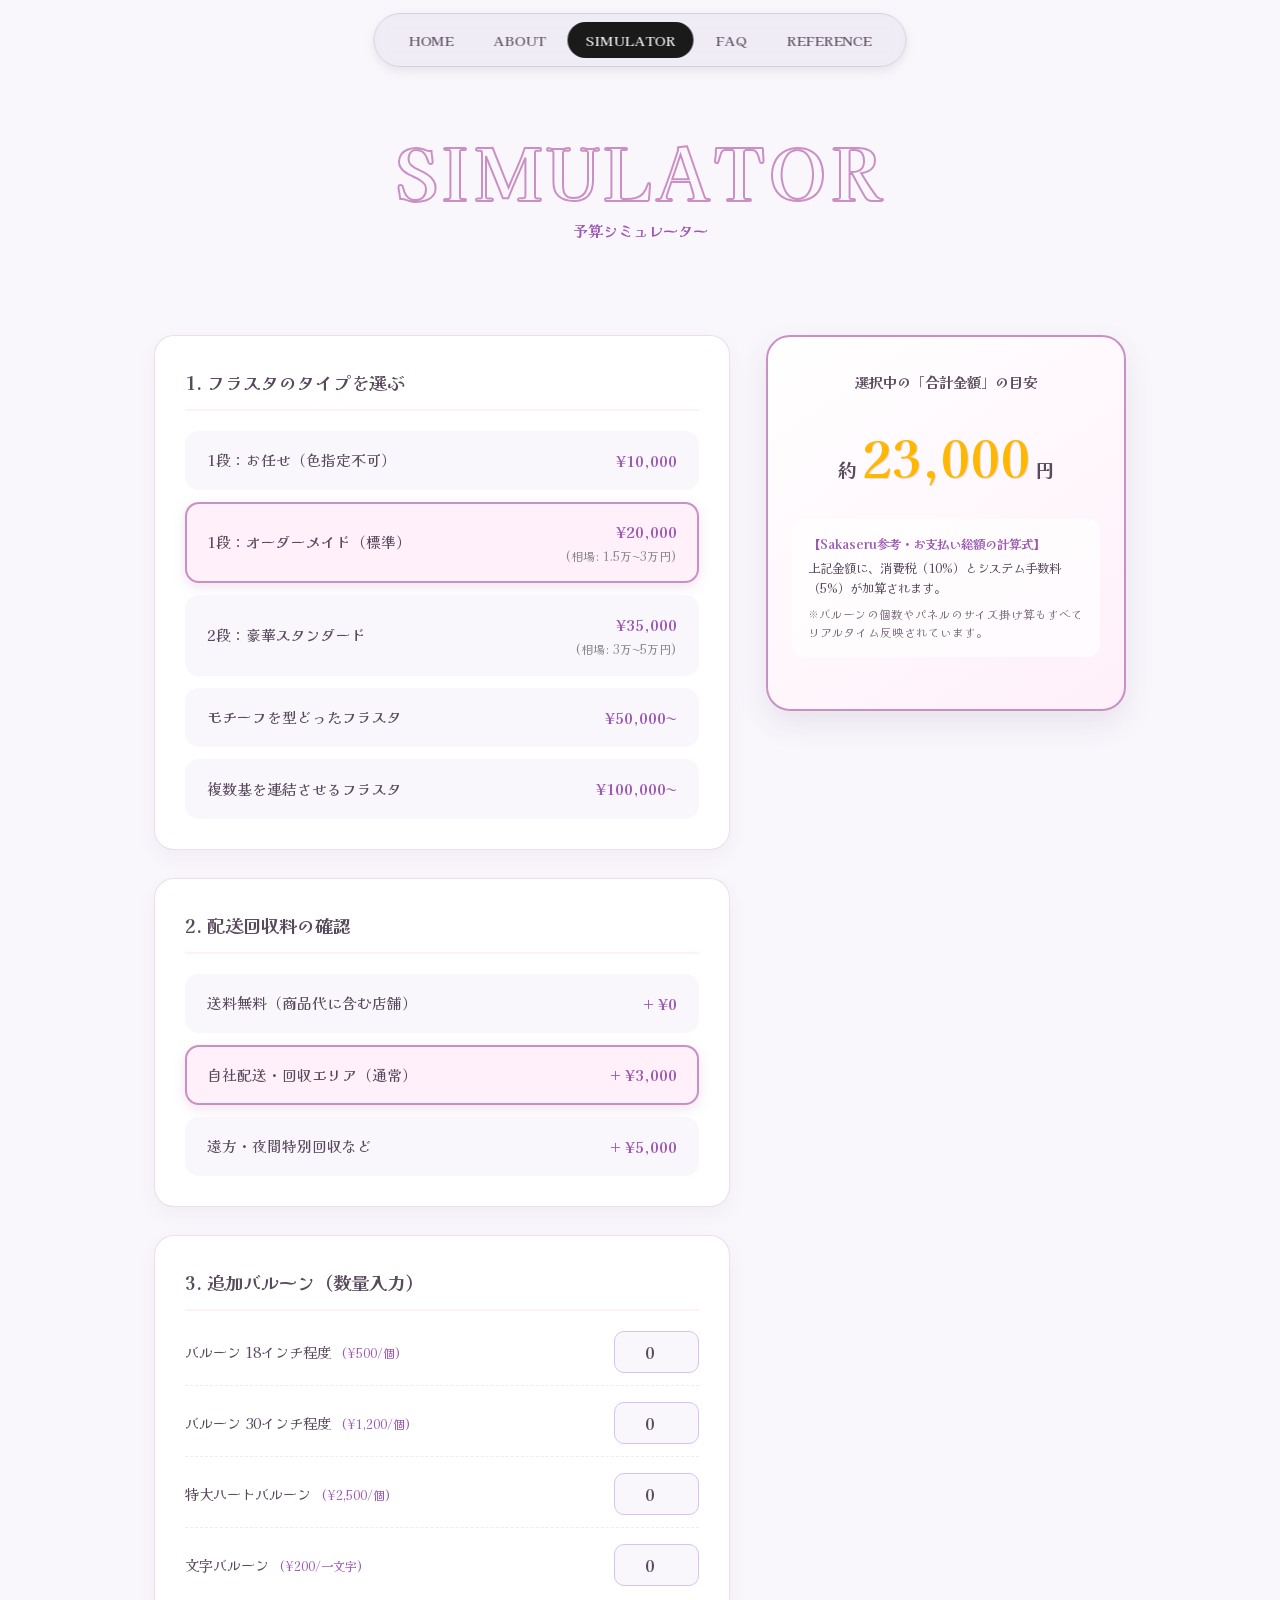
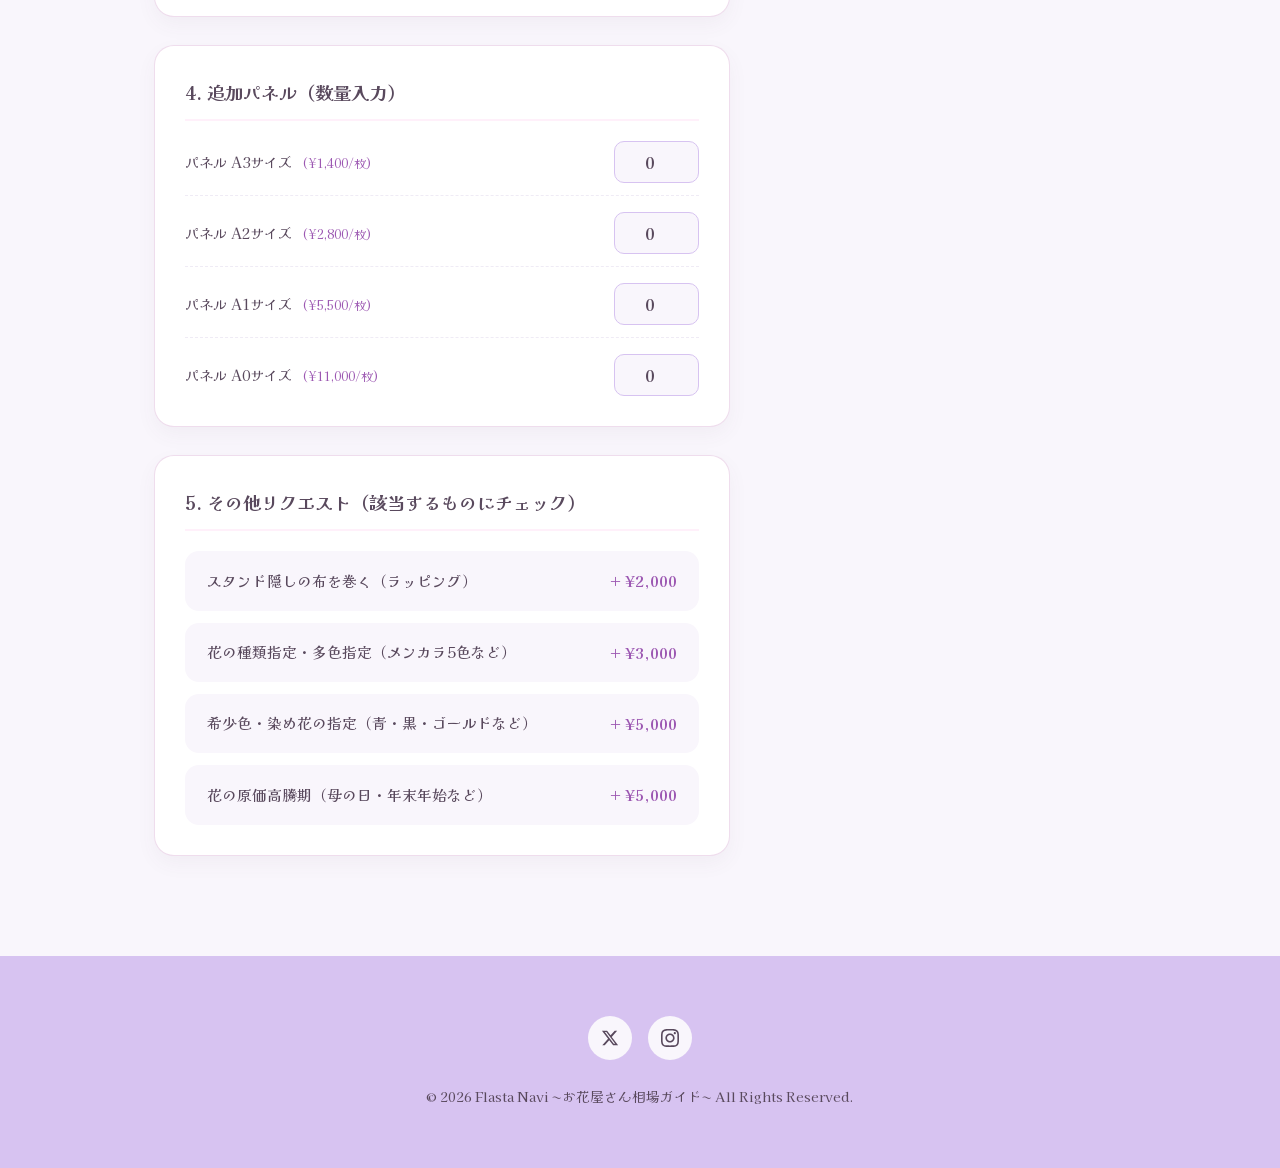
<file: simulator.html>
<!doctype html>
<html lang="ja">
  <head>
    <meta charset="UTF-8" />
    <meta name="viewport" content="width=device-width, initial-scale=1.0" />
    <title>予算シミュレーター - Flasta Navi</title>
    <!-- 外部CSSファイルの読み込み -->
    <link rel="stylesheet" href="css/style.css" />
    <link rel="preconnect" href="https://fonts.googleapis.com" />
    <link rel="preconnect" href="https://fonts.gstatic.com" crossorigin />
    <link
      href="https://fonts.googleapis.com/css2?family=Kaisei+Decol:wght@400;700&display=swap"
      rel="stylesheet"
    />
  </head>
  <body>
<header class="simulator-header">
  <nav class="nav-capsule">
    <a href="index.html" class="nav-item">HOME</a>
    <a href="about.html" class="nav-item">ABOUT</a>
    <a href="simulator.html" class="nav-item is-active">SIMULATOR</a>
    <a href="faq.html" class="nav-item">FAQ</a>
    <a href="reference.html" class="nav-item">REFERENCE</a>
  </nav>
</header>
    <main>
      <!-- ページタイトルエリア -->
      <section class="page-hero js-scroll-trigger">
        <h1 class="page-hero-title">SIMULATOR</h1>
        <p class="page-hero-sub">予算シミュレーター</p>
      </section>

      <!-- シミュレーターメインエリア -->
      <section class="simulator-container">
        <form id="js-simulator-form">
          <div class="simulator-layout">
            
            <!-- 入力ステップ群 -->
            <div class="simulator-steps">

              <!-- STEP 1: フラスタのタイプを選ぶ -->
              <div class="sim-card js-scroll-trigger">
                <h2 class="sim-card-title">1. フラスタのタイプを選ぶ</h2>
                <div class="opt-group">
                  <label class="opt-label">
                    <input type="radio" name="flower_type" value="10000" />
                    <div class="opt-btn">
                      <span class="opt-name">1段：お任せ（色指定不可）</span>
                      <span class="opt-price">¥10,000</span>
                    </div>
                  </label>
                  <label class="opt-label">
                    <input type="radio" name="flower_type" value="20000" checked />
                    <div class="opt-btn">
                      <span class="opt-name">1段：オーダーメイド（標準）</span>
                      <span class="opt-price">
                        ¥20,000
                        <small>(相場: 1.5万〜3万円)</small>
                      </span>
                    </div>
                  </label>
                  <label class="opt-label">
                    <input type="radio" name="flower_type" value="35000" />
                    <div class="opt-btn">
                      <span class="opt-name">2段：豪華スタンダード</span>
                      <span class="opt-price">
                        ¥35,000
                        <small>(相場: 3万〜5万円)</small>
                      </span>
                    </div>
                  </label>
                  <label class="opt-label">
                    <input type="radio" name="flower_type" value="50000" />
                    <div class="opt-btn">
                      <span class="opt-name">モチーフを型どったフラスタ</span>
                      <span class="opt-price">¥50,000〜</span>
                    </div>
                  </label>
                  <label class="opt-label">
                    <input type="radio" name="flower_type" value="100000" />
                    <div class="opt-btn">
                      <span class="opt-name">複数基を連結させるフラスタ</span>
                      <span class="opt-price">¥100,000〜</span>
                    </div>
                  </label>
                </div>
              </div>

              <!-- STEP 2: 配送回収料の確認 -->
              <div class="sim-card js-scroll-trigger">
                <h2 class="sim-card-title">2. 配送回収料の確認</h2>
                <div class="opt-group">
                  <label class="opt-label">
                    <input type="radio" name="delivery_fee" value="0" />
                    <div class="opt-btn">
                      <span class="opt-name">送料無料（商品代に含む店舗）</span>
                      <span class="opt-price">+ ¥0</span>
                    </div>
                  </label>
                  <label class="opt-label">
                    <input type="radio" name="delivery_fee" value="3000" checked />
                    <div class="opt-btn">
                      <span class="opt-name">自社配送・回収エリア（通常）</span>
                      <span class="opt-price">+ ¥3,000</span>
                    </div>
                  </label>
                  <label class="opt-label">
                    <input type="radio" name="delivery_fee" value="5000" />
                    <div class="opt-btn">
                      <span class="opt-name">遠方・夜間特別回収など</span>
                      <span class="opt-price">+ ¥5,000</span>
                    </div>
                  </label>
                </div>
              </div>

              <!-- STEP 3: 追加バルーン（数量入力） -->
              <div class="sim-card js-scroll-trigger">
                <h2 class="sim-card-title">3. 追加バルーン（数量入力）</h2>
                <div class="qty-list">
                  <div class="qty-item">
                    <span class="qty-name">バルーン 18インチ程度 <small>(¥500/個)</small></span>
                    <input type="number" min="0" value="0" data-price="500" class="qty-input" />
                  </div>
                  <div class="qty-item">
                    <span class="qty-name">バルーン 30インチ程度 <small>(¥1,200/個)</small></span>
                    <input type="number" min="0" value="0" data-price="1200" class="qty-input" />
                  </div>
                  <div class="qty-item">
                    <span class="qty-name">特大ハートバルーン <small>(¥2,500/個)</small></span>
                    <input type="number" min="0" value="0" data-price="2500" class="qty-input" />
                  </div>
                  <div class="qty-item">
                    <span class="qty-name">文字バルーン <small>(¥200/一文字)</small></span>
                    <input type="number" min="0" value="0" data-price="200" class="qty-input" placeholder="文字数" />
                  </div>
                </div>
              </div>

              <!-- STEP 4: 追加パネル（数量入力） -->
              <div class="sim-card js-scroll-trigger">
                <h2 class="sim-card-title">4. 追加パネル（数量入力）</h2>
                <div class="qty-list">
                  <div class="qty-item">
                    <span class="qty-name">パネル A3サイズ <small>(¥1,400/枚)</small></span>
                    <input type="number" min="0" value="0" data-price="1400" class="qty-input" />
                  </div>
                  <div class="qty-item">
                    <span class="qty-name">パネル A2サイズ <small>(¥2,800/枚)</small></span>
                    <input type="number" min="0" value="0" data-price="2800" class="qty-input" />
                  </div>
                  <div class="qty-item">
                    <span class="qty-name">パネル A1サイズ <small>(¥5,500/枚)</small></span>
                    <input type="number" min="0" value="0" data-price="5500" class="qty-input" />
                  </div>
                  <div class="qty-item">
                    <span class="qty-name">パネル A0サイズ <small>(¥11,000/枚)</small></span>
                    <input type="number" min="0" value="0" data-price="11000" class="qty-input" />
                  </div>
                </div>
              </div>

              <!-- STEP 5: その他リクエスト -->
              <div class="sim-card js-scroll-trigger">
                <h2 class="sim-card-title">5. その他リクエスト（該当するものにチェック）</h2>
                <div class="opt-group">
                  <label class="opt-label">
                    <input type="checkbox" value="2000" />
                    <div class="opt-btn">
                      <span class="opt-name">スタンド隠しの布を巻く（ラッピング）</span>
                      <span class="opt-price">+ ¥2,000</span>
                    </div>
                  </label>
                  <label class="opt-label">
                    <input type="checkbox" value="3000" />
                    <div class="opt-btn">
                      <span class="opt-name">花の種類指定・多色指定（メンカラ5色など）</span>
                      <span class="opt-price">+ ¥3,000</span>
                    </div>
                  </label>
                  <label class="opt-label">
                    <input type="checkbox" value="5000" />
                    <div class="opt-btn">
                      <span class="opt-name">希少色・染め花の指定（青・黒・ゴールドなど）</span>
                      <span class="opt-price">+ ¥5,000</span>
                    </div>
                  </label>
                  <label class="opt-label">
                    <input type="checkbox" value="5000" />
                    <div class="opt-btn">
                      <span class="opt-name">花の原価高騰期（母の日・年末年始など）</span>
                      <span class="opt-price">+ ¥5,000</span>
                    </div>
                  </label>
                </div>
              </div>

            </div>

            <!-- サイド固定：計算結果・進むボタン -->
            <div class="sim-result-sticky js-scroll-trigger">
              <div class="result-card">
                <p class="result-label">選択中の「合計金額」の目安</p>
                <div class="result-price-box">
                  約 <span id="js-total-price" class="price-num">0</span> 円
                </div>
                
                <div class="tax-info">
                  <p class="tax-title">【Sakaseru参考・お支払い総額の計算式】</p>
                  <p>上記金額に、消費税（10%）とシステム手数料（5%）が加算されます。</p>
                  <p style="margin-top: 6px; opacity: 0.8; font-size: 0.72rem;">※バルーンの個数やパネルのサイズ掛け算もすべてリアルタイム反映されています。</p>
                </div>
              </div>
            </div>

          </div>
        </form>
      </section>
    </main>

    <!-- フッター -->
    <footer class="site-footer js-scroll-trigger">
      <div class="social-icons">
        <a href="#" class="social-icon" aria-label="X (Twitter)">
          <svg width="18" height="18" viewBox="0 0 24 24" fill="#59495D"><path d="M18.244 2.25h3.308l-7.227 8.26 8.502 11.24H16.17l-5.214-6.817L4.99 21.75H1.68l7.73-8.835L1.254 2.25H8.08l4.713 6.231zm-1.161 17.52h1.833L7.084 4.126H5.117z"/></svg>
        </a>
        <a href="#" class="social-icon" aria-label="Instagram">
          <svg width="18" height="18" viewBox="0 0 24 24" fill="#59495D"><path d="M12 2.163c3.204 0 3.584.012 4.85.07 3.252.148 4.771 1.691 4.919 4.919.058 1.265.069 1.645.069 4.849 0 3.205-.012 3.584-.069 4.849-.149 3.225-1.664 4.771-4.919 4.919-1.266.058-1.644.07-4.85.07-3.204 0-3.584-.012-4.849-.07-3.26-.149-4.771-1.699-4.919-4.92-.058-1.265-.07-1.644-.07-4.849 0-3.204.013-3.583.07-4.849.149-3.227 1.664-4.771 4.919-4.919 1.266-.057 1.645-.069 4.849-.069zm0-2.163c-3.259 0-3.667.014-4.947.072-4.358.2-6.78 2.618-6.98 6.98-.059 1.281-.073 1.689-.073 4.948 0 3.259.014 3.668.072 4.948.2 4.358 2.618 6.78 6.98 6.98 1.281.058 1.689.072 4.948.072 3.259 0 3.668-.014 4.948-.072 4.354-.2 6.782-2.618 6.979-6.98.059-1.28.073-1.689.073-4.948 0-3.259-.014-3.667-.072-4.947-.196-4.354-2.617-6.78-6.979-6.98-1.281-.059-1.69-.073-4.949-.073zm0 5.838c-3.403 0-6.162 2.759-6.162 6.162s2.759 6.163 6.162 6.163 6.162-2.759 6.162-6.163c0-3.403-2.759-6.162-6.162-6.162zm0 10.162c-2.209 0-4-1.79-4-4 0-2.209 1.791-4 4-4s4 1.791 4 4c0 2.21-1.791 4-4 4zm6.406-11.845c-.796 0-1.441.645-1.441 1.44s.645 1.44 1.441 1.44c.795 0 1.439-.645 1.439-1.44s-.644-1.44-1.439-1.44z"/></svg>
        </a>
      </div>
      <p class="copyright">&copy; 2026 Flasta Navi 〜お花屋さん相場ガイド〜 All Rights Reserved.</p>
    </footer>

    <!-- リアルタイム自動計算スクリプト -->
    <script>
      document.addEventListener("DOMContentLoaded", function () {
        const form = document.getElementById("js-simulator-form");
        const totalDisplay = document.getElementById("js-total-price");

        function calculateTotal() {
          let total = 0;

          // 1. ラジオボタンの集計
          const radios = form.querySelectorAll('input[type="radio"]:checked');
          radios.forEach((radio) => {
            total += parseInt(radio.value || 0, 10);
          });

          // 2. チェックボックスの集計
          const checkboxes = form.querySelectorAll('input[type="checkbox"]:checked');
          checkboxes.forEach((cb) => {
            total += parseInt(cb.value || 0, 10);
          });

          // 3. 数量入力の集計
          const numberInputs = form.querySelectorAll('input[type="number"]');
          numberInputs.forEach((input) => {
            const price = parseInt(input.getAttribute("data-price") || 0, 10);
            const qty = parseInt(input.value || 0, 10);
            if (qty > 0) {
              total += price * qty;
            }
          });

          // 4. 数値の整形（カンマ区切り出力）
          totalDisplay.textContent = total.toLocaleString();
        }

        form.addEventListener("input", calculateTotal);
        form.addEventListener("change", calculateTotal);
        calculateTotal();
      });
    </script>
    
    <!-- 共通のふわっとアニメーションJSを読み込み -->
    <script src="js/script.js"></script>
  </body>
</html>
</file>
<file: css/style.css>
@charset "UTF-8";

/* ==========================================================================
   TABLE OF CONTENTS (目次)
   --------------------------------------------------------------------------
   1. Variables & Theme Settings (カラー・変数)
   2. Base & Reset Styles (ベース設定)
   3. Animations & Delay Utilities (スクロールアニメーション)
   4. Loading Screen (お花のアニメーション)
   5. Common UI Components (汎用ボタン・共通パーツ)
   6. Header & Navigation (カプセルナビ・SNSエリア)
   7. Hero Areas & Spline 3D (TOP / ABOUT / シミュレーター ヒーロー)
   8. TOP & ABOUT Sections (Topics / Message / Service / Teardrop)
   9. Simulator Components (選択ボタン・入力フォーム・結果エリア)
   10. FAQ Section
   11. Reference Section
   12. Footer Section
   13. Responsive Adjustments (メディアクエリ統合)
   ========================================================================== */
/* ==========================================================================
   Hero Section 構造リセット & 中央配置の完全修正
   ========================================================================== */

/* 1. ヒーローエリア全体を基準にする（Flex横並び事故を防止） */
.hero-section {
  position: relative !important;
  width: 100%;
  height: 100vh;
  height: 100dvh;
  display: block !important; /* flexで横並びにならないようblockに固定 */
  overflow: hidden;
}

/* 2. 赤枠の原因になっている3Dモデル/枠を画面いっぱいの背景層にする */
.hero-spline-wrapper {
  position: absolute !important;
  top: 0;
  left: 0;
  width: 100% !important;
  height: 100% !important;
  z-index: 1 !important; /* 文字の下に配置 */
}

/* 3. 文字を最前面（z-index: 20）の真ん中に固定する */
.hero-title,
.hero-huge-text {
  position: absolute !important;
  top: 50% !important;
  left: 50% !important;
  transform: translate(-50%, -50%) !important;

  width: auto !important;
  max-width: 90vw;
  margin: 0 !important;
  padding: 0;
  text-align: center;
  z-index: 20 !important; /* 3Dモデルや背景画像より上に重ねる */

  /* デザイン設定 */
  color: var(--color-white);
  font-size: clamp(2.5rem, 8vw, 7rem);
  font-weight: 700;
  line-height: 1;
  text-shadow: 0 4px 16px rgba(0, 0, 0, 0.3);
  white-space: nowrap;
}
/* ==========================================================================
   1. Variables & Theme Settings
   ========================================================================== */
:root {
  --bg-main: #f9f6fc; /* ニュアンスホワイト */
  --bg-sub: #fff0fa; /* シェルピンク */
  --color-pink: #f2cbe4; /* パステルピンク */
  --color-lavender: #d7c3f1; /* ソフトラベンダー */
  --color-orchid: #ca90c4; /* ミディアムオーキッド */
  --color-gold: #ffb703; /* マリーゴールド */
  --color-yellow: #ffca3a; /* ハニーイエロー */
  --text-main: #59495d; /* ディープパープルグレー */
  --text-dark: #1a1a1a; /* ダークテキスト */
  --color-white: #ffffff;
}

/* ==========================================================================
   2. Base & Reset Styles
   ========================================================================== */
*,
*::before,
*::after {
  box-sizing: border-box;
  margin: 0;
  padding: 0;
  font-family: "Kaisei Decol", serif !important;
}

body {
  background-color: var(--bg-main);
  color: var(--text-main);
  line-height: 1.8;
  overflow-x: hidden;
}

a {
  text-decoration: none;
  color: inherit;
}

/* ==========================================================================
   3. Animations & Delay Utilities
   ========================================================================== */
.js-scroll-trigger {
  opacity: 0;
  transform: translateY(30px);
  transition:
    opacity 0.8s ease,
    transform 0.8s ease;
}

.js-scroll-trigger.is-active {
  opacity: 1;
  transform: translateY(0);
}

/* ヘッダータグにjs-scroll-triggerがついていても透明化させない例外指定 */
header.js-scroll-trigger,
.about-header.js-scroll-trigger,
.site-header.js-scroll-trigger {
  opacity: 1 !important;
  transform: none !important;
}

.delay-1 {
  transition-delay: 0.15s;
}
.delay-2 {
  transition-delay: 0.3s;
}
.delay-3 {
  transition-delay: 0.45s;
}

/* ==========================================================================
   4. Loading Screen (お花のアニメーション)
   ========================================================================== */
#loading-screen {
  position: fixed;
  top: 0;
  left: 0;
  width: 100%;
  height: 100vh;
  background-color: var(--bg-main);
  z-index: 9999;
  display: flex;
  justify-content: center;
  align-items: center;
  transition:
    opacity 1s ease,
    visibility 1s ease;
}

#loading-screen.is-loaded {
  opacity: 0;
  visibility: hidden;
  pointer-events: none;
}

.flower {
  font-family: "Kaisei Decol", sans-serif;
  font-weight: 100;
  color: var(--text-main);
}

.flower:not(:required) {
  overflow: hidden;
  position: relative;
  text-indent: -9999px;
  display: inline-block;
  width: 16px;
  height: 16px;
  background: var(--color-yellow);
  border-radius: 100%;
  box-shadow:
    white 0 0 15px 0,
    var(--color-orchid) -12px -12px 0 4px,
    var(--color-orchid) 12px -12px 0 4px,
    var(--color-orchid) 12px 12px 0 4px,
    var(--color-orchid) -12px 12px 0 4px;
  animation: flower 5s infinite ease-in-out;
  transform-origin: 50% 50%;
}

@keyframes flower {
  0% {
    transform: rotateZ(0deg);
    box-shadow:
      white 0 0 15px 0,
      var(--color-orchid) -12px -12px 0 4px,
      var(--color-orchid) 12px -12px 0 4px,
      var(--color-orchid) 12px 12px 0 4px,
      var(--color-orchid) -12px 12px 0 4px;
  }
  50% {
    transform: rotateZ(1080deg);
    box-shadow:
      white 0 0 15px 0,
      var(--color-orchid) 12px 12px 0 4px,
      var(--color-orchid) -12px 12px 0 4px,
      var(--color-orchid) -12px -12px 0 4px,
      var(--color-orchid) 12px -12px 0 4px;
  }
}

/* ==========================================================================
   5. Common UI Components
   ========================================================================== */
.dummy-img-box {
  width: 100%;
  height: 100%;
  background-color: var(--color-pink);
  background-image:
    radial-gradient(var(--bg-main) 15%, transparent 16%), radial-gradient(var(--bg-main) 15%, transparent 16%);
  background-size: 20px 20px;
  background-position:
    0 0,
    10px 10px;
  opacity: 0.85;
}

.section-title {
  margin-bottom: 30px;
  color: var(--text-main);
  font-size: clamp(1.8rem, 4vw, 2.2rem);
  letter-spacing: 0.05em;
}

.btn-gold {
  display: inline-flex;
  justify-content: center;
  align-items: center;
  gap: 8px;
  width: 100%;
  padding: 14px 28px;
  background-color: var(--color-gold);
  border-radius: 30px;
  color: var(--color-white);
  font-size: clamp(0.9rem, 1.2vw, 1rem);
  font-weight: bold;
  text-align: center;
  box-shadow: 0 6px 16px rgba(255, 183, 3, 0.35);
  transition: all 0.3s ease;
}

.btn-gold:hover {
  opacity: 0.92;
  transform: translateY(-2px);
}

/* ==========================================================================
   6. Header & Navigation (カプセルナビ・SNSエリア)
   ========================================================================== */
/* 通常のヘッダー（ABOUT, シミュレーターなど下層ページ用） */
.site-header,
.about-header,
.simulator-header {
  position: relative;
  display: flex;
  justify-content: space-between;
  align-items: center;
  min-height: 80px;
  padding: 20px 5%;
  background-color: var(--bg-main);
  z-index: 100;
  width: 100%;
}

/* カプセルナビゲーション（絶対に画面中央へ配置） */
.nav-capsule {
  position: absolute;
  left: 50%;
  transform: translateX(-50%);
  display: flex;
  align-items: center;
  justify-content: center;
  gap: 4px;
  padding: 8px 16px;
  background-color: rgba(239, 235, 245, 0.9);
  backdrop-filter: blur(8px);
  border: 1px solid #d8cee3;
  border-radius: 50px;
  box-shadow: 0 4px 12px rgba(0, 0, 0, 0.08);
  z-index: 10;
  white-space: nowrap;
}

.nav-item {
  display: inline-block;
  padding: 6px 18px;
  border-radius: 20px;
  color: var(--text-main);
  font-size: 0.85rem;
  font-weight: 500;
  text-decoration: none;
  transition: all 0.3s ease;
}

.nav-item.is-active,
.nav-item:hover {
  background-color: var(--text-dark);
  color: var(--color-white);
}

.header-sns {
  display: flex;
  align-items: center;
  gap: 10px;
  margin-left: auto;
}

.sns-btn {
  display: inline-flex;
  align-items: center;
  padding: 6px 18px;
  background-color: var(--text-dark);
  border-radius: 20px;
  color: var(--color-white);
  font-size: 0.8rem;
  transition: opacity 0.3s ease;
}

.sns-btn:hover {
  opacity: 0.8;
}

/* TOPページの背景画像の上に浮かせるヘッダーの特別指定 */
.hero-section .site-header {
  position: absolute;
  top: 0;
  left: 0;
  width: 100%;
  background-color: transparent;
  z-index: 100;
}

/* ==========================================================================
   7. Hero Areas & Spline 3D
   ========================================================================== */
/* TOP ヒーロー */
.hero-section {
  position: relative;
  width: 100%;
  height: 100vh;
  height: 100dvh;
  background-color: var(--bg-sub);
  border-bottom: 2px solid var(--color-orchid);
  overflow: hidden;
}

/* 背景画像（全画面表示用） */
.hero-main-img {
  position: absolute;
  top: 0;
  left: 0;
  width: 100%;
  height: 100%;
  z-index: 0;
}

.hero-main-img img {
  width: 100%;
  height: 100%;
  object-fit: cover;
  object-position: center;
  display: block;
}

.hero-bg-dummy {
  position: absolute;
  top: 0;
  right: 0;
  width: 75%;
  height: 100%;
  background: linear-gradient(135deg, var(--color-lavender) 0%, var(--color-orchid) 100%);
  clip-path: polygon(15% 0, 100% 0, 100% 100%, 0% 100%);
  opacity: 0.6;
}

.hero-side-left,
.hero-side-right {
  position: absolute;
  top: 40px;
  display: flex;
  flex-direction: column;
  align-items: center;
  gap: 16px;
  z-index: 15;
}

.hero-side-left {
  left: 3%;
}
.hero-side-right {
  right: 3%;
}

.qr-group {
  display: flex;
  flex-direction: column;
  gap: 12px;
  margin-bottom: 8px;
}

.dummy-qr {
  display: block;
  width: 36px;
  height: 36px;
  background-color: var(--text-main);
  border-radius: 4px;
  opacity: 0.4;
}

.vertical-btn {
  display: inline-block;
  padding: 6px 4px;
  background: none;
  border: none;
  border-radius: 4px;
  color: var(--text-main);
  font-size: clamp(0.7rem, 1.2vw, 0.85rem);
  letter-spacing: 0.2em;
  writing-mode: vertical-rl;
  opacity: 0.7;
  cursor: pointer;
  transition:
    opacity 0.3s ease,
    color 0.3s ease,
    transform 0.3s ease;
}

.vertical-btn:hover {
  color: var(--color-orchid);
  opacity: 1;
  transform: scale(1.08);
}

/* タイトルテキスト (FLASTA NAVI) */
.hero-title,
.hero-huge-text {
  position: absolute !important;
  top: 0 !important;
  bottom: 0 !important;
  left: 0 !important;
  right: 0 !important;
  margin: auto !important;
  height: fit-content !important; /* 中身の文字の高さに合わせる */

  width: 100%;
  text-align: center;
  z-index: 20; /* 前面にしっかり出す */

  /* 文字の見た目設定 */
  color: var(--color-white);
  font-size: clamp(2.5rem, 8vw, 7rem);
  font-weight: 700;
  line-height: 1;
  text-shadow: 0 4px 16px rgba(0, 0, 0, 0.2);
  white-space: nowrap;
}
.text-gold {
  color: #fff0fa;
}

/* ABOUT ヒーロー */
.about-hero {
  padding: 60px 5% 80px;
  text-align: center;
}

.about-hero-title {
  margin-bottom: 10px;
  color: transparent;
  font-size: clamp(4rem, 10vw, 7rem);
  font-weight: 700;
  line-height: 1;
  letter-spacing: 0.05em;
  -webkit-text-stroke: 2px var(--color-orchid);
}

.about-hero-sub {
  margin-bottom: 50px;
  color: #9c58b2;
  font-size: 0.95rem;
  font-weight: bold;
}

.about-lead-text {
  max-width: 800px;
  margin: 0 auto 60px;
  font-size: clamp(0.9rem, 1.2vw, 1rem);
  line-height: 1.9;
}

/* シミュレーター用 ヒーロー */
.page-hero {
  padding: 50px 5% 30px;
  text-align: center;
}

.page-hero-title {
  margin-bottom: 8px;
  color: transparent;
  font-size: clamp(2.5rem, 7vw, 4.5rem);
  font-weight: 700;
  line-height: 1.1;
  letter-spacing: 0.05em;
  -webkit-text-stroke: 2px var(--color-orchid);
}

.page-hero-sub {
  margin-bottom: 20px;
  color: #9c58b2;
  font-size: 0.95rem;
  font-weight: bold;
}

.page-hero-lead {
  display: inline-block;
  padding: 8px 24px;
  background-color: var(--bg-sub);
  border-radius: 20px;
  color: var(--text-main);
  font-size: clamp(0.85rem, 1.1vw, 0.95rem);
}

/* Spline 3Dモデル用スタイル */
.hero-spline-wrapper {
  width: 100%;
  height: 60vh;
  min-height: 400px;
  display: flex;
  justify-content: center;
  align-items: center;
  position: relative;
  z-index: 10;
}

.hero-spline-wrapper spline-viewer {
  width: 100%;
  height: 100%;
}

/* ==========================================================================
   8. TOP & ABOUT Sections
   ========================================================================== */
.about-card-grid {
  display: grid;
  grid-template-columns: repeat(3, 1fr);
  justify-content: center;
  gap: 28px;
  max-width: 1050px;
  margin: 0 auto;
  padding: 40px 0;
}

.about-card {
  display: flex;
  flex-direction: column;
  justify-content: center;
  align-items: center;
  min-height: 180px;
  padding: 40px 24px;
  background-color: #faf0f7;
  border: 1px solid rgba(202, 144, 196, 0.25);
  border-radius: 20px;
  box-shadow: 0 10px 25px rgba(89, 73, 93, 0.08);
  text-align: center;
  transition:
    transform 0.3s ease,
    box-shadow 0.3s ease,
    background-color 0.3s ease;
  cursor: pointer;
}

.about-card:hover {
  background-color: #f6e2f0;
  box-shadow: 0 18px 36px rgba(89, 73, 93, 0.16);
  transform: translateY(-8px);
}

.about-card h3 {
  margin-bottom: 12px;
  color: var(--text-main);
  font-size: 1.2rem;
  font-weight: 700;
}

.about-card p {
  color: #7a697e;
  font-size: 0.88rem;
  line-height: 1.6;
}

.topics-section {
  position: relative;
  padding: 100px 5%;
}

.topics-title {
  position: absolute;
  top: 40px;
  left: 3%;
  color: var(--color-orchid);
  font-size: clamp(2.5rem, 7.5vw, 6.5rem);
  line-height: 1;
  letter-spacing: 0.05em;
  pointer-events: none;
  z-index: 10;
}

.topics-grid {
  display: grid;
  grid-template-columns: repeat(3, 1fr);
  gap: 20px;
  margin-top: 60px;
}

.grid-item {
  position: relative;
  min-height: 280px;
  z-index: 1;
}

.span-2-rows {
  grid-row: span 2;
}
.grid-item--orchid {
  background-color: var(--color-orchid);
  color: var(--color-white);
  padding: 40px 30px;
}
.grid-item--lavender {
  background-color: var(--color-lavender);
  color: var(--text-main);
  padding: 40px 30px;
}
.grid-item--pink {
  background-color: var(--color-pink);
  color: var(--text-main);
  padding: 40px 30px;
}

.grid-item h3 {
  margin-bottom: 15px;
  padding-bottom: 10px;
  border-bottom: 2px solid rgba(255, 255, 255, 0.4);
  font-size: clamp(1rem, 1.5vw, 1.25rem);
}

.grid-item--lavender h3,
.grid-item--pink h3 {
  border-bottom: 2px solid rgba(89, 73, 93, 0.2);
}

.about-section {
  padding: 120px 8%;
  background-color: var(--color-white);
}

.about-block {
  display: flex;
  gap: 60px;
  max-width: 1200px;
  margin: 0 auto 120px;
}

.about-text {
  flex: 1.2;
}
.about-text h2 {
  margin-bottom: 30px;
  color: var(--text-main);
  font-size: clamp(1.4rem, 3vw, 2.2rem);
}
.about-text p {
  margin-bottom: 16px;
  font-size: clamp(0.85rem, 1.1vw, 1rem);
}

.about-images {
  display: flex;
  flex-direction: column;
  gap: 24px;
  flex: 0.8;
}

.message-block {
  position: relative;
  display: flex;
  justify-content: center;
  align-items: center;
  gap: 50px;
  max-width: 1000px;
  margin: 0 auto;
  padding: 60px 40px;
}

.message-bg-text {
  position: absolute;
  top: 50%;
  left: 50%;
  transform: translate(-50%, -50%);
  color: var(--bg-main);
  font-size: clamp(3.5rem, 10vw, 8.5rem);
  font-weight: bold;
  z-index: 0;
}

.message-circle-dummy {
  position: relative;
  flex-shrink: 0;
  width: 220px;
  height: 220px;
  background-color: var(--bg-sub);
  border: 4px dashed var(--color-orchid);
  border-radius: 50%;
  z-index: 2;
}

.message-content {
  position: relative;
  z-index: 3;
}
.message-content h3 {
  margin-bottom: 24px;
  font-size: clamp(1rem, 1.5vw, 1.2rem);
  line-height: 1.7;
}

.service-section {
  padding: 80px 8%;
  background-color: var(--color-white);
}

.service-list {
  display: flex;
  flex-direction: column;
  gap: 60px;
  max-width: 900px;
  margin: 0 auto;
}

.service-item {
  display: flex;
  align-items: center;
  gap: 60px;
}

.service-icon-box {
  display: flex;
  justify-content: center;
  flex-shrink: 0;
  width: 160px;
}

.dummy-icon-circle {
  display: flex;
  justify-content: center;
  align-items: center;
  width: 100px;
  height: 100px;
  border: 1px solid #ddd;
  border-radius: 50%;
  font-size: 2rem;
}

.service-content {
  flex: 1;
}
.service-num {
  display: block;
  margin-bottom: 4px;
  color: #aaa;
  font-size: 0.9rem;
}
.service-content h3 {
  font-size: 1.5rem;
  line-height: 1.2;
  letter-spacing: 0.05em;
}
.service-sub-ja {
  margin-bottom: 16px;
  color: #999;
  font-size: 0.8rem;
}

.sticky-service-section {
  position: relative;
  background-color: var(--color-white);
}

.sticky-service-inner {
  position: relative;
  height: 280vh;
}
.sticky-service-sticky {
  position: sticky;
  top: 0;
  display: flex;
  flex-direction: column;
  justify-content: center;
  height: 100vh;
  padding: 0 10%;
  overflow: hidden;
}

.sticky-service-content {
  display: grid;
  grid-template-columns: 1.2fr 1fr;
  align-items: center;
  gap: 60px;
  width: 100%;
  max-width: 1100px;
  margin: 0 auto;
}

.sticky-text-col {
  position: relative;
  min-height: 240px;
}
.service-text-item {
  position: absolute;
  top: 0;
  left: 0;
  width: 100%;
  opacity: 0;
  transform: translateY(20px);
  pointer-events: none;
  transition:
    opacity 0.6s ease,
    transform 0.6s ease;
}

.service-text-item.is-active {
  opacity: 1;
  transform: translateY(0);
  pointer-events: auto;
}

.sticky-img-col {
  position: relative;
  width: 100%;
  max-width: 380px;
  margin: 0 auto;
  aspect-ratio: 1 / 1;
}

.service-img-item {
  position: absolute;
  top: 0;
  left: 0;
  width: 100%;
  height: 100%;
  opacity: 0;
  transform: scale(0.92);
  transition:
    opacity 0.6s ease,
    transform 0.6s ease;
}

.service-img-item.is-active {
  opacity: 1;
  transform: scale(1);
}
.service-circle-frame {
  width: 100%;
  height: 100%;
  border-radius: 50%;
  overflow: hidden;
}

.teardrop-section {
  padding: 100px 8%;
  background-color: #e7deee;
}

.teardrop-grid {
  display: grid;
  grid-template-columns: repeat(3, 1fr);
  gap: 40px;
  max-width: 1100px;
  margin: 0 auto;
}

.teardrop-item {
  text-align: center;
}
.teardrop-img-box {
  width: 200px;
  height: 240px;
  margin: 0 auto 24px;
  border-radius: 50% 50% 50% 50% / 60% 60% 40% 40%;
  box-shadow: 0 8px 20px rgba(0, 0, 0, 0.06);
  overflow: hidden;
}

/* ==========================================================================
   9. Simulator Components
   ========================================================================== */
.simulator-container {
  max-width: 1100px;
  margin: 0 auto;
  padding: 40px 5% 100px;
}

.simulator-layout {
  display: grid;
  grid-template-columns: 1fr 360px;
  gap: 36px;
  align-items: start;
}

.simulator-steps {
  display: flex;
  flex-direction: column;
  gap: 28px;
}

.sim-card {
  padding: 30px;
  background-color: var(--color-white);
  border: 1px solid rgba(202, 144, 196, 0.3);
  border-radius: 20px;
  box-shadow: 0 8px 20px rgba(89, 73, 93, 0.05);
}

.sim-card-title {
  margin-bottom: 20px;
  padding-bottom: 10px;
  border-bottom: 2px solid var(--bg-sub);
  color: var(--text-main);
  font-size: 1.15rem;
  font-weight: 700;
}

.opt-group {
  display: flex;
  flex-direction: column;
  gap: 12px;
}

.opt-label {
  position: relative;
  display: block;
  cursor: pointer;
}

.opt-label input {
  position: absolute;
  opacity: 0;
  width: 0;
  height: 0;
}

.opt-btn {
  display: flex;
  justify-content: space-between;
  align-items: center;
  padding: 14px 20px;
  background-color: var(--bg-main);
  border: 2px solid transparent;
  border-radius: 14px;
  transition: all 0.25s ease;
}

.opt-label:hover .opt-btn {
  background-color: var(--bg-sub);
}

.opt-label input:checked + .opt-btn {
  background-color: var(--bg-sub);
  border-color: var(--color-orchid);
  box-shadow: 0 4px 12px rgba(202, 144, 196, 0.25);
}

.opt-name {
  font-size: 0.92rem;
  font-weight: 500;
}
.opt-price {
  font-size: 0.95rem;
  font-weight: 700;
  color: #9c58b2;
  text-align: right;
}
.opt-price small {
  display: block;
  font-size: 0.75rem;
  font-weight: normal;
  color: #888;
}

.qty-list {
  display: flex;
  flex-direction: column;
  gap: 16px;
}

.qty-item {
  display: flex;
  justify-content: space-between;
  align-items: center;
  padding-bottom: 12px;
  border-bottom: 1px dashed #efebf5;
}

.qty-item:last-child {
  border-bottom: none;
  padding-bottom: 0;
}

.qty-name {
  font-size: 0.9rem;
}
.qty-name small {
  color: #9c58b2;
  margin-left: 6px;
}

.qty-input {
  width: 85px;
  padding: 8px 12px;
  background-color: var(--bg-main);
  border: 1px solid var(--color-lavender);
  border-radius: 10px;
  color: var(--text-main);
  font-size: 1rem;
  font-weight: bold;
  text-align: center;
  outline: none;
  transition: all 0.3s ease;
}

.qty-input:focus {
  border-color: var(--color-orchid);
  background-color: var(--color-white);
  box-shadow: 0 0 0 3px rgba(202, 144, 196, 0.2);
}

.sim-result-sticky {
  position: sticky;
  top: 30px;
}

.result-card {
  padding: 32px 24px;
  background: linear-gradient(145deg, #ffffff 0%, var(--bg-sub) 100%);
  border: 2px solid var(--color-orchid);
  border-radius: 24px;
  box-shadow: 0 12px 30px rgba(89, 73, 93, 0.1);
  text-align: center;
}

.result-label {
  font-size: 0.9rem;
  font-weight: bold;
  color: var(--text-main);
}

.result-price-box {
  margin: 16px 0;
  font-size: 1.2rem;
  font-weight: bold;
}

.price-num {
  font-size: clamp(2.4rem, 4vw, 3.2rem);
  font-weight: bold;
  color: var(--color-gold);
  text-shadow: 1px 1px 0px rgba(89, 73, 93, 0.15);
}

.tax-info {
  margin-bottom: 20px;
  padding: 16px;
  background-color: rgba(255, 255, 255, 0.7);
  border-radius: 12px;
  font-size: 0.78rem;
  line-height: 1.6;
  text-align: left;
}

.tax-title {
  margin-bottom: 4px;
  color: #9c58b2;
  font-weight: bold;
}

/* ==========================================================================
   10. FAQ Section
   ========================================================================== */
.faq-page {
  padding-bottom: 120px;
}
.faq-section {
  padding: 0 5%;
}
.faq-container {
  max-width: 800px;
  margin: 0 auto;
}

.faq-category-title {
  margin: 50px 0 20px;
  padding-bottom: 10px;
  border-bottom: 2px solid var(--color-orchid);
  color: var(--text-main);
  font-size: 1.3rem;
  font-weight: 700;
}

.faq-item {
  margin-bottom: 16px;
  background-color: var(--color-white);
  border: 1px solid rgba(202, 144, 196, 0.3);
  border-radius: 12px;
  box-shadow: 0 4px 12px rgba(89, 73, 93, 0.04);
  overflow: hidden;
}

.faq-q {
  position: relative;
  display: flex;
  align-items: center;
  padding: 20px 50px 20px 20px;
  background-color: var(--color-white);
  color: var(--text-dark);
  font-size: 1rem;
  font-weight: 700;
  cursor: pointer;
  list-style: none;
  transition: background-color 0.3s ease;
}

.faq-q::-webkit-details-marker {
  display: none;
}
.faq-q:hover {
  background-color: var(--bg-sub);
}

.faq-icon-q {
  display: inline-flex;
  justify-content: center;
  align-items: center;
  flex-shrink: 0;
  width: 28px;
  height: 28px;
  margin-right: 12px;
  background-color: var(--color-orchid);
  border-radius: 50%;
  color: var(--color-white);
  font-size: 0.9rem;
  font-weight: bold;
}

.faq-toggle-icon {
  position: absolute;
  right: 20px;
  top: 50%;
  transform: translateY(-50%);
  width: 16px;
  height: 16px;
}

.faq-toggle-icon::before,
.faq-toggle-icon::after {
  content: "";
  position: absolute;
  top: 50%;
  left: 50%;
  width: 100%;
  height: 2px;
  background-color: var(--color-orchid);
  transform: translate(-50%, -50%);
  transition: transform 0.3s ease;
}

.faq-toggle-icon::after {
  transform: translate(-50%, -50%) rotate(90deg);
}

details[open] .faq-q {
  border-bottom: 1px dashed rgba(202, 144, 196, 0.3);
}

details[open] .faq-toggle-icon::after {
  transform: translate(-50%, -50%) rotate(0deg);
}

.faq-a {
  padding: 24px 20px 24px 60px;
  background-color: #faf0f7;
  color: var(--text-main);
  font-size: 0.95rem;
  line-height: 1.8;
  animation: fadeIn 0.4s ease;
}

.faq-a ul {
  margin: 12px 0 12px 20px;
  color: var(--text-dark);
}

.faq-a li {
  margin-bottom: 6px;
}

@keyframes fadeIn {
  from {
    opacity: 0;
    transform: translateY(-10px);
  }
  to {
    opacity: 1;
    transform: translateY(0);
  }
}

/* ==========================================================================
   11. Reference Section
   ========================================================================== */
.ref-page {
  padding-bottom: 120px;
}
.ref-section {
  padding: 0 5%;
}
.ref-container {
  max-width: 1000px;
  margin: 0 auto;
}

.ref-category {
  margin-bottom: 60px;
}

.ref-category-title {
  margin-bottom: 24px;
  padding-bottom: 10px;
  border-bottom: 2px solid var(--color-orchid);
  color: var(--text-main);
  font-size: clamp(1.1rem, 2vw, 1.35rem);
  font-weight: 700;
}

.ref-grid {
  display: grid;
  grid-template-columns: repeat(2, 1fr);
  gap: 24px;
}

.ref-grid.single-item {
  grid-template-columns: 1fr;
}

.ref-card {
  display: flex;
  flex-direction: column;
  justify-content: space-between;
  padding: 28px;
  background-color: var(--color-white);
  border: 1px solid rgba(202, 144, 196, 0.3);
  border-radius: 20px;
  box-shadow: 0 8px 20px rgba(89, 73, 93, 0.05);
  transition:
    transform 0.3s ease,
    box-shadow 0.3s ease;
}

.ref-card:hover {
  transform: translateY(-4px);
  box-shadow: 0 12px 28px rgba(89, 73, 93, 0.12);
}

.ref-card.highlight-card {
  background: linear-gradient(145deg, #ffffff 0%, var(--bg-sub) 100%);
  border: 2px solid var(--color-orchid);
}

.ref-card-header {
  margin-bottom: 12px;
}

.ref-card-title {
  color: var(--text-dark);
  font-size: 1.1rem;
  font-weight: 700;
  line-height: 1.4;
  margin-top: 8px;
}

.ref-card-desc {
  margin-bottom: 20px;
  color: var(--text-main);
  font-size: 0.9rem;
  line-height: 1.7;
  flex-grow: 1;
}

.ref-tag {
  display: inline-block;
  padding: 4px 12px;
  border-radius: 12px;
  font-size: 0.75rem;
  font-weight: bold;
}

.tag-info {
  background-color: var(--color-lavender);
  color: var(--text-main);
}
.tag-experience {
  background-color: var(--color-pink);
  color: var(--text-main);
}
.tag-service {
  background-color: var(--color-yellow);
  color: var(--text-dark);
}
.tag-shop {
  background-color: #efebf5;
  color: var(--text-main);
  border: 1px solid #d8cee3;
}

.ref-btn {
  display: inline-flex;
  justify-content: center;
  align-items: center;
  padding: 10px 20px;
  background-color: var(--text-dark);
  border-radius: 20px;
  color: var(--color-white);
  font-size: 0.85rem;
  font-weight: bold;
  text-decoration: none;
  transition: all 0.3s ease;
  align-self: flex-start;
}

.ref-btn:hover {
  background-color: var(--color-orchid);
  color: var(--color-white);
}

/* ==========================================================================
   12. Footer Section
   ========================================================================== */
.site-footer {
  position: relative;
  padding: 60px 20px;
  background-color: var(--color-lavender);
  text-align: center;
}

.social-icons {
  display: flex;
  justify-content: center;
  gap: 16px;
  margin-bottom: 24px;
}

.social-icon {
  display: flex;
  justify-content: center;
  align-items: center;
  width: 44px;
  height: 44px;
  background-color: var(--bg-main);
  border-radius: 50%;
}

.copyright {
  font-size: 0.85rem;
}

/* ==========================================================================
   13. Responsive Adjustments (メディアクエリ統合)
   ========================================================================== */
/* タブレット〜PC中間（960px以下） */
@media (max-width: 960px) {
  .about-header,
  .simulator-header,
  .site-header {
    padding: 15px 20px;
  }

  .simulator-layout {
    grid-template-columns: 1fr;
  }
  .sim-result-sticky {
    position: static;
  }
  .about-card-grid {
    grid-template-columns: repeat(2, 1fr);
  }
  .sticky-service-content {
    grid-template-columns: 1fr;
    gap: 30px;
  }
  .sticky-img-col {
    max-width: 260px;
  }
  .teardrop-grid {
    grid-template-columns: 1fr;
    gap: 60px;
  }
}

/* タブレット・スマホ（768px以下） */
@media (max-width: 768px) {
  .hero-side-left,
  .hero-side-right {
    top: 20px;
  }
  .dummy-qr {
    width: 30px;
    height: 30px;
  }
  .topics-title {
    top: 10px;
  }
  .topics-grid {
    grid-template-columns: 1fr;
    margin-top: 80px;
  }
  .span-2-rows {
    grid-row: auto;
  }
  .about-block {
    flex-direction: column;
    gap: 40px;
    margin-bottom: 80px;
  }
  .message-block {
    flex-direction: column;
    padding: 40px 20px;
    text-align: center;
  }
  .message-circle-dummy {
    width: 160px;
    height: 160px;
  }
  .hero-spline-wrapper {
    height: 50vh;
    min-height: 300px;
  }
  .ref-grid {
    grid-template-columns: 1fr;
  }
  .ref-card {
    padding: 20px;
  }

  /* スマホのヘッダー・カプセルナビ調整 */
  .nav-capsule {
    width: 92%;
    max-width: 400px;
    gap: 2px;
    padding: 6px 10px;
  }

  .nav-item {
    padding: 6px 10px;
    font-size: 0.75rem;
  }
}

/* スマホ小型（600px以下） */
@media (max-width: 600px) {
  .about-card-grid {
    grid-template-columns: 1fr;
  }
  .service-item {
    flex-direction: column;
    gap: 20px;
    text-align: center;
  }
  .sim-card {
    padding: 20px 16px;
  }
  .opt-btn {
    flex-direction: column;
    align-items: flex-start;
    gap: 4px;
  }
  .opt-price {
    text-align: left;
  }
  .faq-q {
    padding: 16px 40px 16px 16px;
    font-size: 0.95rem;
  }
  .faq-a {
    padding: 20px 16px 20px 16px;
    font-size: 0.9rem;
  }
  .faq-category-title {
    font-size: 1.15rem;
  }
}
</file>
